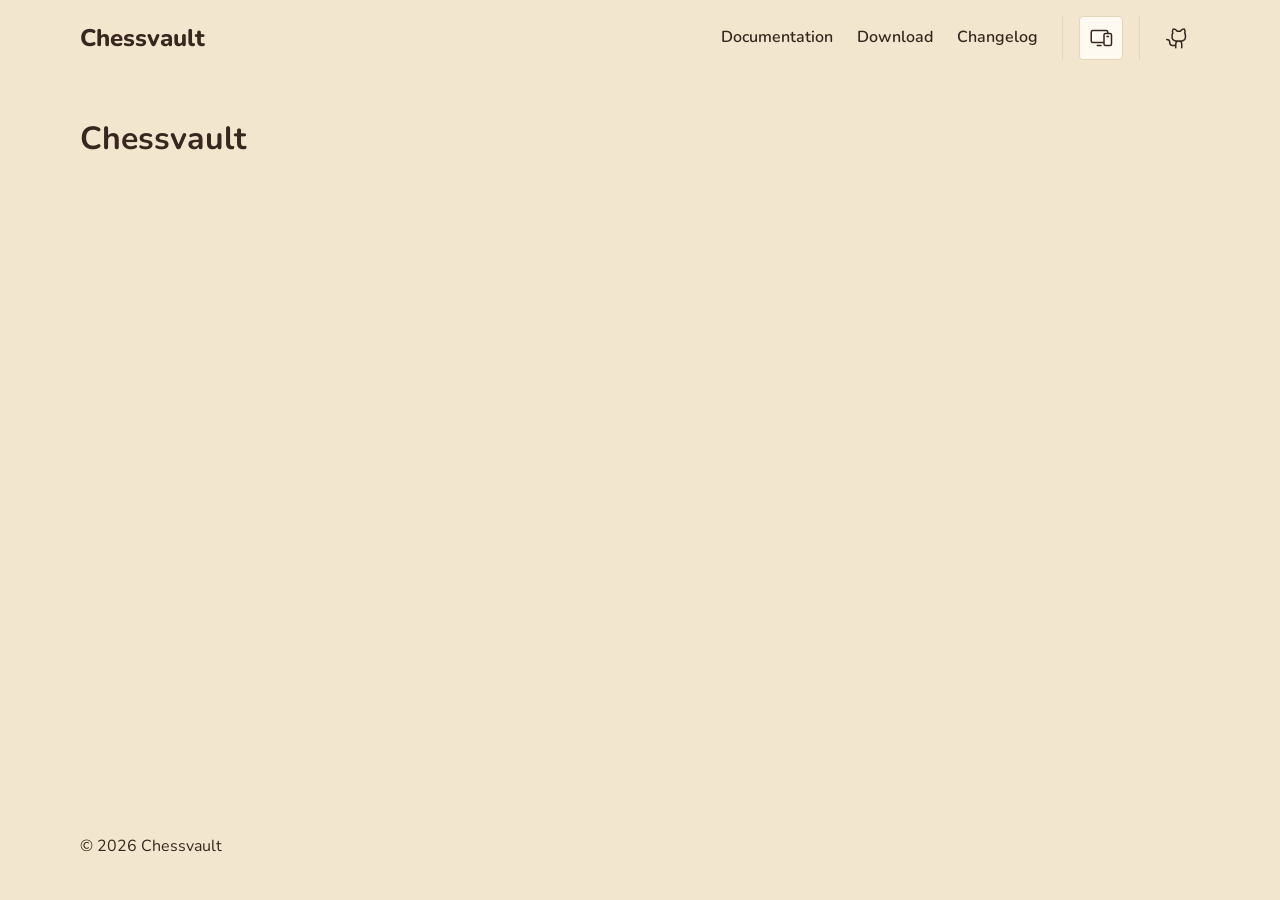
<file: index.html>
<!DOCTYPE html><html lang="en"><head><meta charset="utf-8"><link rel="icon" type="image/svg+xml" href="/favicon.svg"><link rel="icon" href="/favicon.ico"><meta name="viewport" content="width=device-width"><meta name="generator" content="Astro v7.4.0"><title>Chessvault</title><script>
      (() => {
        const media = window.matchMedia("(prefers-color-scheme: dark)");
        let preference = "system";
        try {
          const saved = localStorage.getItem("chessvault-theme");
          if (["light", "dark", "system"].includes(saved)) preference = saved;
        } catch {
          // Theme switching still works when storage is unavailable.
        }

        const apply = () => {
          document.documentElement.dataset.theme =
            preference === "system" ? (media.matches ? "dark" : "light") : preference;
          document.documentElement.dataset.themePreference = preference;
        };

        apply();
        media.addEventListener("change", apply);
        document.addEventListener("theme-change", (event) => {
          if (!["light", "dark", "system"].includes(event.detail)) return;
          preference = event.detail;
          try {
            localStorage.setItem("chessvault-theme", preference);
          } catch {
            // Keep the preference for this page even if it cannot be saved.
          }
          apply();
        });
      })();
    </script><link rel="stylesheet" href="/_astro/Layout.Dpc6YVGi.css"></head><body><header data-astro-cid-nen7h5rs><nav aria-label="Main navigation" data-astro-cid-nen7h5rs><a class="brand" href="/" data-astro-cid-nen7h5rs>Chessvault</a><div class="header-actions" data-astro-cid-nen7h5rs><a class="nav-button" href="/docs/" data-astro-cid-nen7h5rs>Documentation</a><a class="nav-button" href="/download/" data-astro-cid-nen7h5rs>Download</a><a class="nav-button" href="/changelog/" data-astro-cid-nen7h5rs>Changelog</a><div role="separator" aria-orientation="vertical" class="separator vertical" data-astro-cid-xk2ga6w5></div><button id="theme-preference" type="button" aria-label="Theme: system. Switch to light theme" data-astro-cid-nen7h5rs><span class="theme-icon light" aria-hidden="true" data-astro-cid-nen7h5rs><svg xmlns="http://www.w3.org/2000/svg" viewBox="0 0 256 256" fill="currentColor"><path d="M120,40V16a8,8,0,0,1,16,0V40a8,8,0,0,1-16,0Zm72,88a64,64,0,1,1-64-64A64.07,64.07,0,0,1,192,128Zm-16,0a48,48,0,1,0-48,48A48.05,48.05,0,0,0,176,128ZM58.34,69.66A8,8,0,0,0,69.66,58.34l-16-16A8,8,0,0,0,42.34,53.66Zm0,116.68-16,16a8,8,0,0,0,11.32,11.32l16-16a8,8,0,0,0-11.32-11.32ZM192,72a8,8,0,0,0,5.66-2.34l16-16a8,8,0,0,0-11.32-11.32l-16,16A8,8,0,0,0,192,72Zm5.66,114.34a8,8,0,0,0-11.32,11.32l16,16a8,8,0,0,0,11.32-11.32ZM48,128a8,8,0,0,0-8-8H16a8,8,0,0,0,0,16H40A8,8,0,0,0,48,128Zm80,80a8,8,0,0,0-8,8v24a8,8,0,0,0,16,0V216A8,8,0,0,0,128,208Zm112-88H216a8,8,0,0,0,0,16h24a8,8,0,0,0,0-16Z"/></svg></span><span class="theme-icon dark" aria-hidden="true" data-astro-cid-nen7h5rs><svg xmlns="http://www.w3.org/2000/svg" viewBox="0 0 256 256" fill="currentColor"><path d="M233.54,142.23a8,8,0,0,0-8-2,88.08,88.08,0,0,1-109.8-109.8,8,8,0,0,0-10-10,104.84,104.84,0,0,0-52.91,37A104,104,0,0,0,136,224a103.09,103.09,0,0,0,62.52-20.88,104.84,104.84,0,0,0,37-52.91A8,8,0,0,0,233.54,142.23ZM188.9,190.34A88,88,0,0,1,65.66,67.11a89,89,0,0,1,31.4-26A106,106,0,0,0,96,56,104.11,104.11,0,0,0,200,160a106,106,0,0,0,14.92-1.06A89,89,0,0,1,188.9,190.34Z"/></svg></span><span class="theme-icon system" aria-hidden="true" data-astro-cid-nen7h5rs><svg xmlns="http://www.w3.org/2000/svg" viewBox="0 0 256 256" fill="currentColor"><path d="M224,72H208V64a24,24,0,0,0-24-24H40A24,24,0,0,0,16,64v96a24,24,0,0,0,24,24H152v8a24,24,0,0,0,24,24h48a24,24,0,0,0,24-24V96A24,24,0,0,0,224,72ZM40,168a8,8,0,0,1-8-8V64a8,8,0,0,1,8-8H184a8,8,0,0,1,8,8v8H176a24,24,0,0,0-24,24v72Zm192,24a8,8,0,0,1-8,8H176a8,8,0,0,1-8-8V96a8,8,0,0,1,8-8h48a8,8,0,0,1,8,8Zm-96,16a8,8,0,0,1-8,8H88a8,8,0,0,1,0-16h40A8,8,0,0,1,136,208Zm80-96a8,8,0,0,1-8,8H192a8,8,0,0,1,0-16h16A8,8,0,0,1,216,112Z"/></svg></span></button><div role="separator" aria-orientation="vertical" class="separator vertical" data-astro-cid-xk2ga6w5></div><a class="github-link" href="https://github.com/chessvaultdotapp" aria-label="GitHub" title="GitHub" data-astro-cid-nen7h5rs><span aria-hidden="true" data-astro-cid-nen7h5rs><svg xmlns="http://www.w3.org/2000/svg" viewBox="0 0 256 256" fill="currentColor"><path d="M208.31,75.68A59.78,59.78,0,0,0,202.93,28,8,8,0,0,0,196,24a59.75,59.75,0,0,0-48,24H124A59.75,59.75,0,0,0,76,24a8,8,0,0,0-6.93,4,59.78,59.78,0,0,0-5.38,47.68A58.14,58.14,0,0,0,56,104v8a56.06,56.06,0,0,0,48.44,55.47A39.8,39.8,0,0,0,96,192v8H72a24,24,0,0,1-24-24A40,40,0,0,0,8,136a8,8,0,0,0,0,16,24,24,0,0,1,24,24,40,40,0,0,0,40,40H96v16a8,8,0,0,0,16,0V192a24,24,0,0,1,48,0v40a8,8,0,0,0,16,0V192a39.8,39.8,0,0,0-8.44-24.53A56.06,56.06,0,0,0,216,112v-8A58.14,58.14,0,0,0,208.31,75.68ZM200,112a40,40,0,0,1-40,40H112a40,40,0,0,1-40-40v-8a41.74,41.74,0,0,1,6.9-22.48A8,8,0,0,0,80,73.83a43.81,43.81,0,0,1,.79-33.58,43.88,43.88,0,0,1,32.32,20.06A8,8,0,0,0,119.82,64h32.35a8,8,0,0,0,6.74-3.69,43.87,43.87,0,0,1,32.32-20.06A43.81,43.81,0,0,1,192,73.83a8.09,8.09,0,0,0,1,7.65A41.72,41.72,0,0,1,200,104Z"/></svg></span></a></div></nav></header><script type="module">var e=document.querySelector(`header`),t=()=>e?.classList.toggle(`scrolled`,window.scrollY>0);t(),window.addEventListener(`scroll`,t,{passive:!0}),e&&new ResizeObserver(()=>{document.documentElement.style.setProperty(`--header-height`,`${e.getBoundingClientRect().height}px`)}).observe(e);var n=document.querySelector(`#theme-preference`),r=[`light`,`dark`,`system`];if(n){let e=()=>{let e=document.documentElement.dataset.themePreference??`system`,t=`Theme: ${e}. Switch to ${r[(r.indexOf(e)+1)%r.length]} theme`;n.setAttribute(`aria-label`,t),n.title=t};e(),n.addEventListener(`click`,()=>{let t=document.documentElement.dataset.themePreference??`system`,n=r[(r.indexOf(t)+1)%r.length];document.dispatchEvent(new CustomEvent(`theme-change`,{detail:n})),e()})}</script><main><h1>Chessvault</h1></main><footer data-astro-cid-jo6i4kqk><p data-astro-cid-jo6i4kqk>&copy; 2026 Chessvault</p></footer></body></html>
</file>
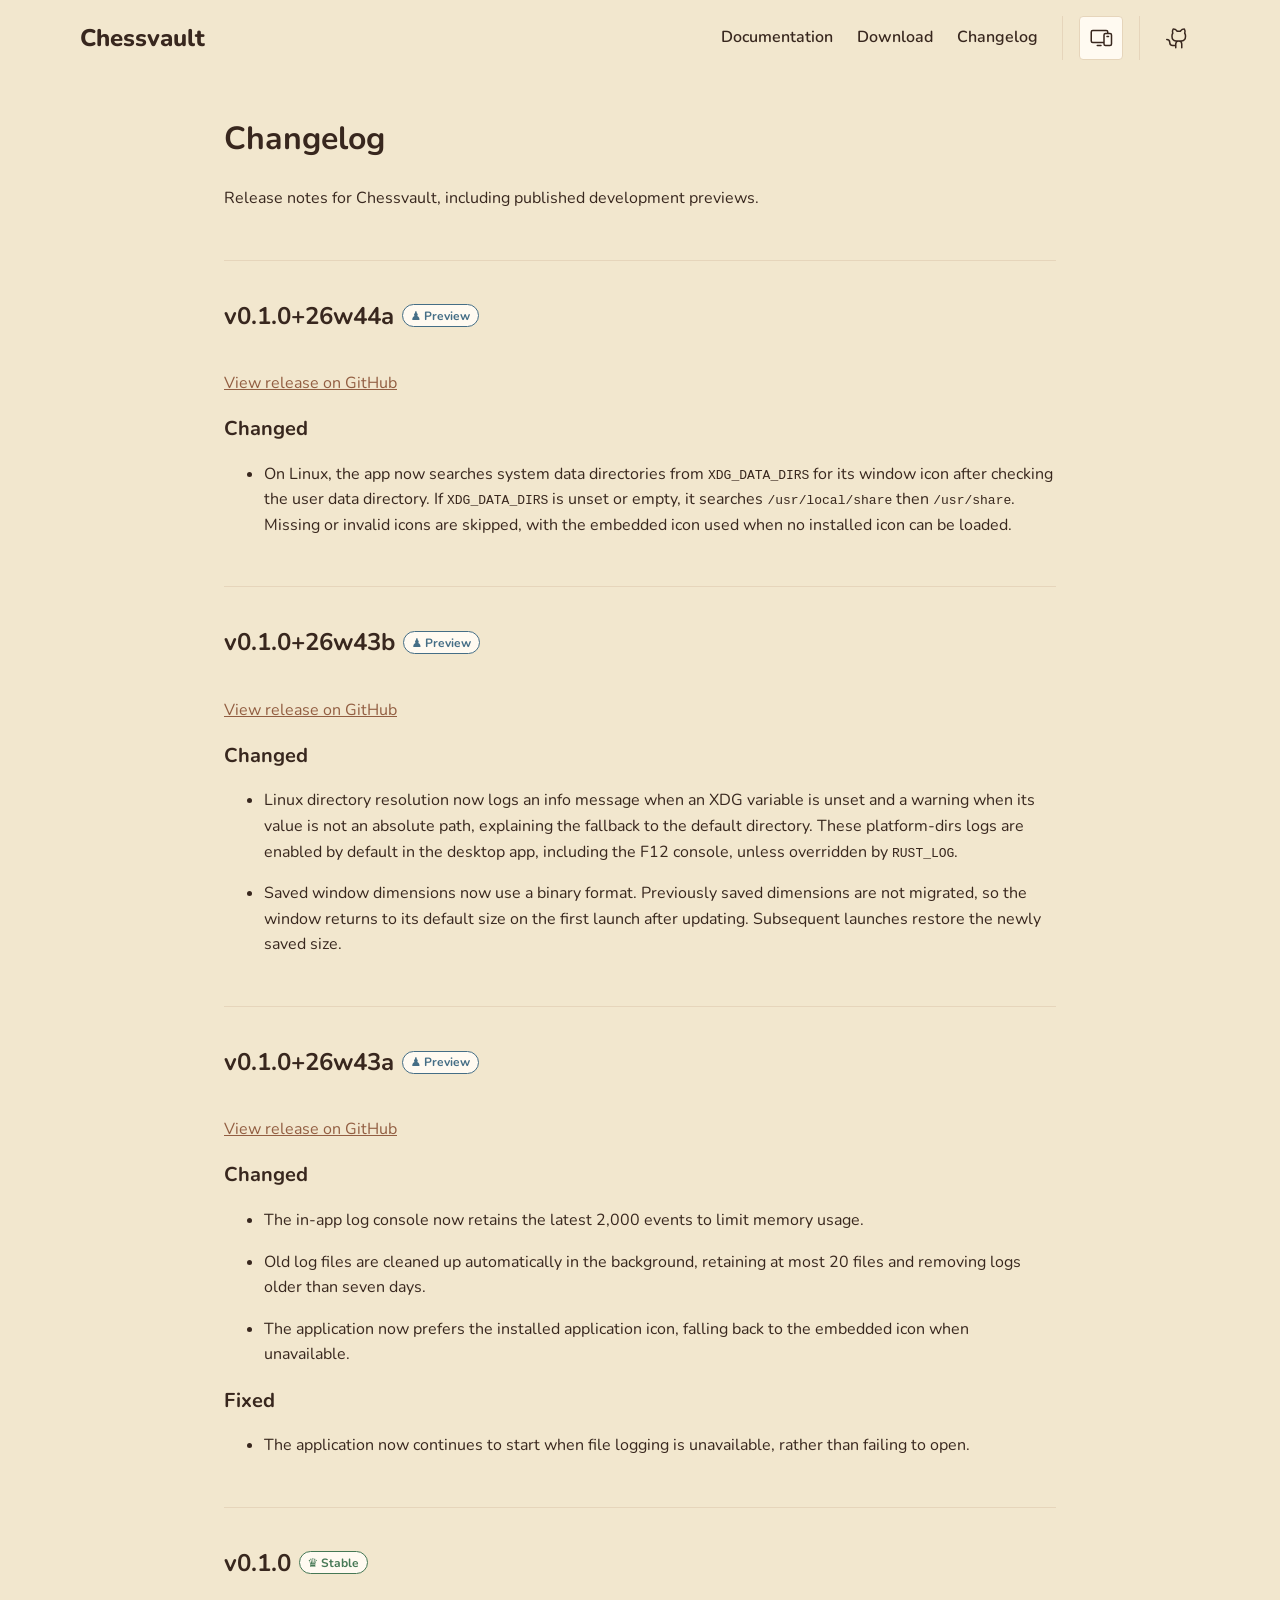
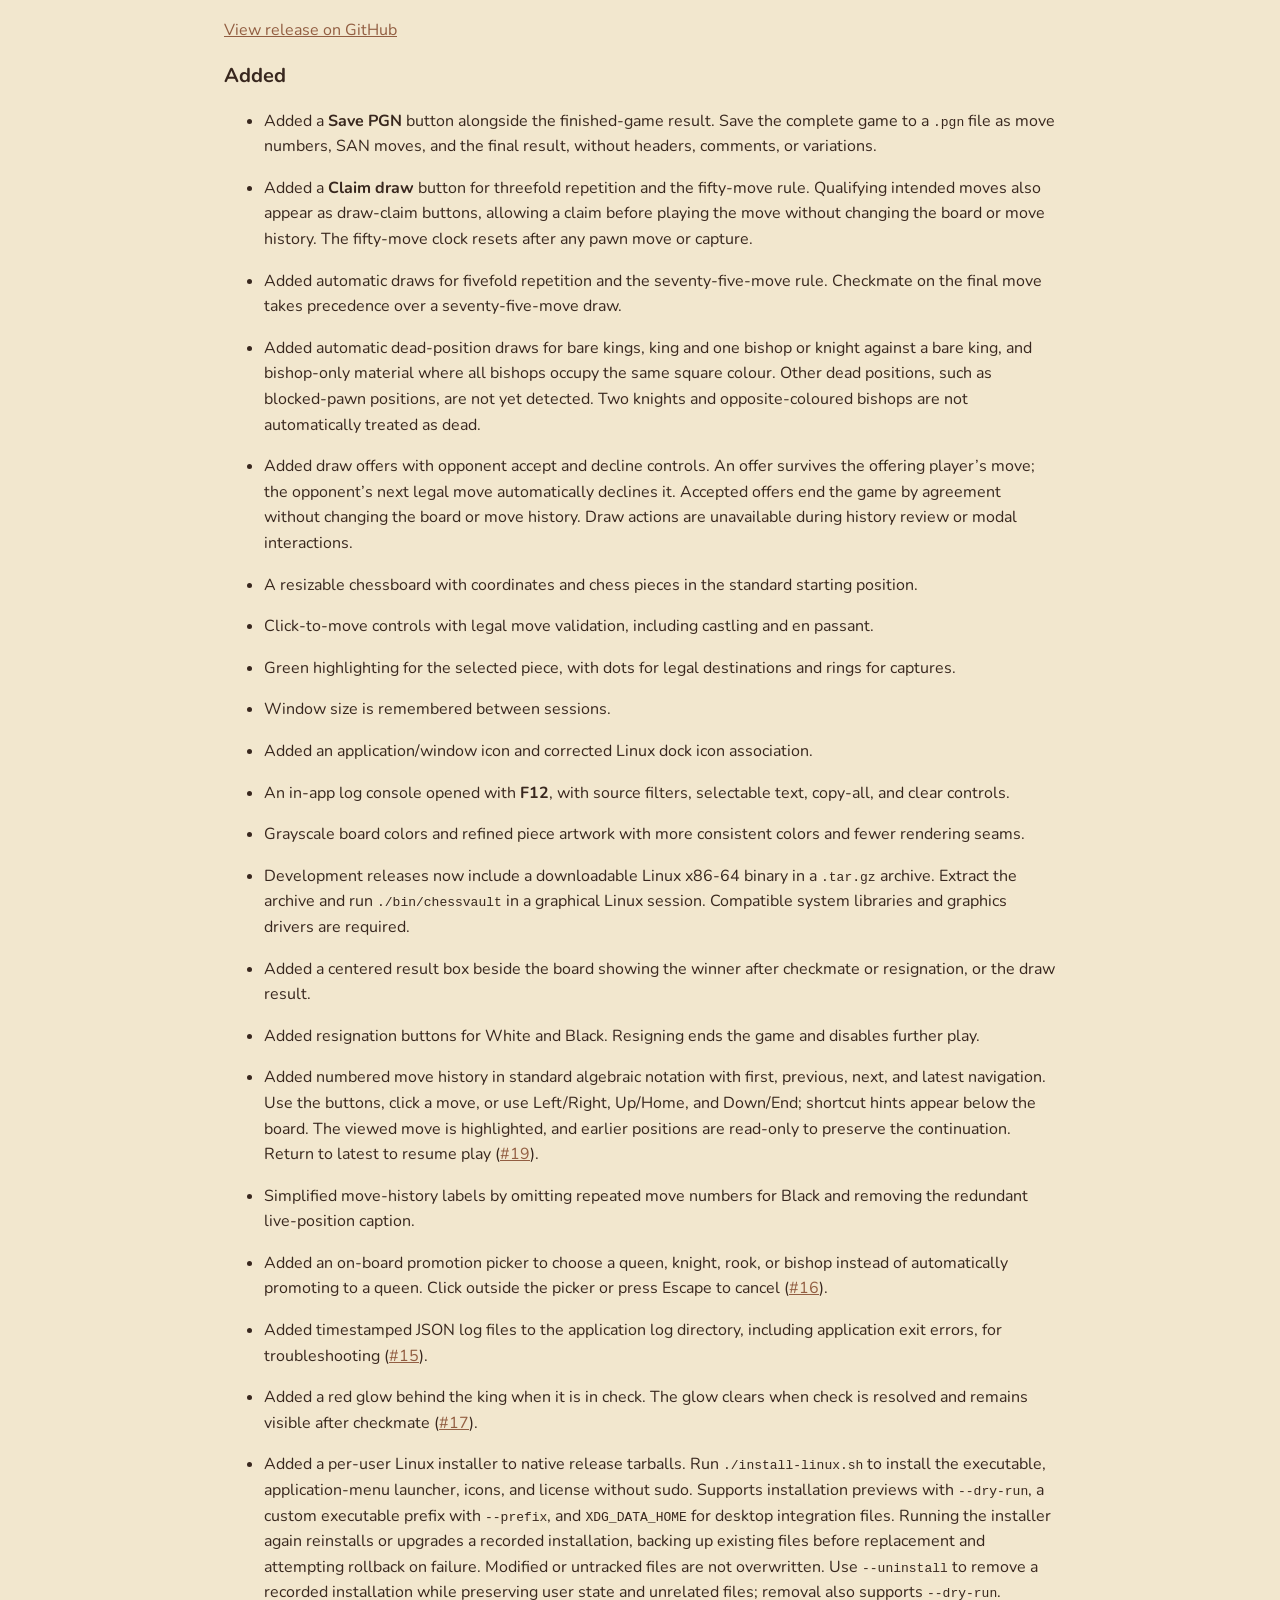
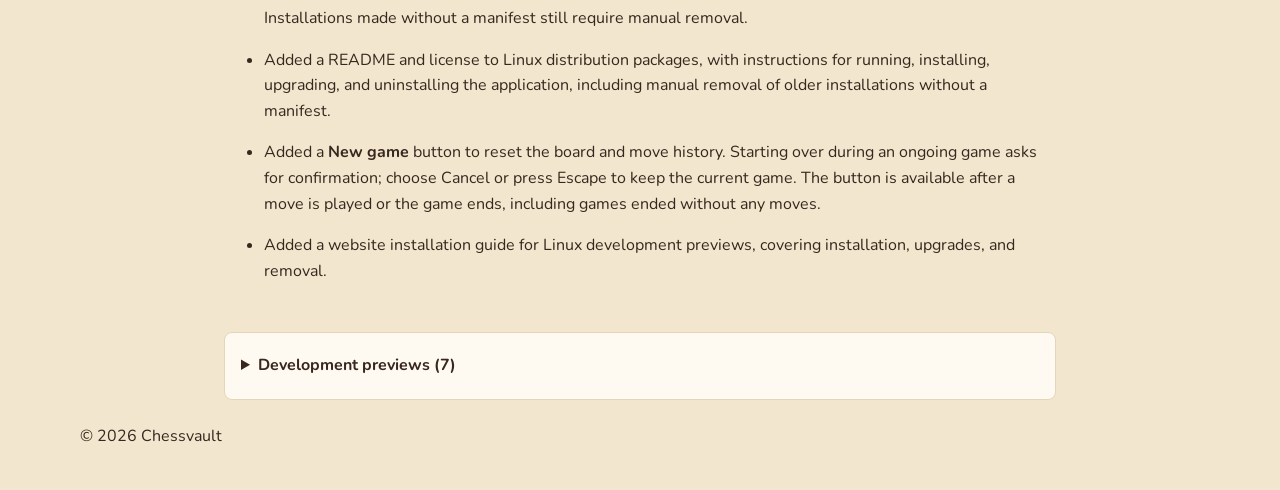
<file: changelog/index.html>
<!DOCTYPE html><html lang="en"><head><meta charset="utf-8"><link rel="icon" type="image/svg+xml" href="/favicon.svg"><link rel="icon" href="/favicon.ico"><meta name="viewport" content="width=device-width"><meta name="generator" content="Astro v7.4.0"><title>Changelog | Chessvault</title><script>
      (() => {
        const media = window.matchMedia("(prefers-color-scheme: dark)");
        let preference = "system";
        try {
          const saved = localStorage.getItem("chessvault-theme");
          if (["light", "dark", "system"].includes(saved)) preference = saved;
        } catch {
          // Theme switching still works when storage is unavailable.
        }

        const apply = () => {
          document.documentElement.dataset.theme =
            preference === "system" ? (media.matches ? "dark" : "light") : preference;
          document.documentElement.dataset.themePreference = preference;
        };

        apply();
        media.addEventListener("change", apply);
        document.addEventListener("theme-change", (event) => {
          if (!["light", "dark", "system"].includes(event.detail)) return;
          preference = event.detail;
          try {
            localStorage.setItem("chessvault-theme", preference);
          } catch {
            // Keep the preference for this page even if it cannot be saved.
          }
          apply();
        });
      })();
    </script><link rel="stylesheet" href="/_astro/Layout.Dpc6YVGi.css"><style>.badge[data-astro-cid-o3c3tdmk]{background:var(--color-surface-elevated);max-width:100%;color:var(--color-text-muted);vertical-align:middle;overflow-wrap:anywhere;border:1px solid;border-radius:999px;align-items:center;gap:.25em;padding:.125em .625em;font-size:.75rem;font-weight:700;line-height:1.5;display:inline-flex}.success[data-astro-cid-o3c3tdmk]{color:var(--color-success)}.info[data-astro-cid-o3c3tdmk]{color:var(--color-info)}.warning[data-astro-cid-o3c3tdmk]{color:var(--color-warning)}.danger[data-astro-cid-o3c3tdmk]{color:var(--color-danger)}.release-heading[data-astro-cid-q54hnila]{flex-wrap:wrap;align-items:center;gap:.5rem;display:flex}article[data-astro-cid-q54hnila]{border-top:1px solid var(--color-border);margin-block:3rem;padding-top:1rem;scroll-margin-top:1rem}.release-notes[data-astro-cid-q54hnila] h2{font-size:1.25rem}.release-notes[data-astro-cid-q54hnila] li{margin-block:.5rem}.release-notes[data-astro-cid-q54hnila] pre{padding:1rem;overflow-x:auto}.release-notes[data-astro-cid-q54hnila] img{max-width:100%}.changelog[data-astro-cid-l7qxtvnw]{overflow-wrap:anywhere;width:100%;max-width:52rem;margin-inline:auto}summary[data-astro-cid-l7qxtvnw]{cursor:pointer;padding-block:.5rem;font-weight:700}#historical-previews[data-astro-cid-l7qxtvnw]{background:var(--color-surface-elevated);border:1px solid var(--color-border);border-radius:.5rem;padding:.75rem 1rem}
</style></head><body><header data-astro-cid-nen7h5rs><nav aria-label="Main navigation" data-astro-cid-nen7h5rs><a class="brand" href="/" data-astro-cid-nen7h5rs>Chessvault</a><div class="header-actions" data-astro-cid-nen7h5rs><a class="nav-button" href="/docs/" data-astro-cid-nen7h5rs>Documentation</a><a class="nav-button" href="/download/" data-astro-cid-nen7h5rs>Download</a><a class="nav-button" href="/changelog/" data-astro-cid-nen7h5rs>Changelog</a><div role="separator" aria-orientation="vertical" class="separator vertical" data-astro-cid-xk2ga6w5></div><button id="theme-preference" type="button" aria-label="Theme: system. Switch to light theme" data-astro-cid-nen7h5rs><span class="theme-icon light" aria-hidden="true" data-astro-cid-nen7h5rs><svg xmlns="http://www.w3.org/2000/svg" viewBox="0 0 256 256" fill="currentColor"><path d="M120,40V16a8,8,0,0,1,16,0V40a8,8,0,0,1-16,0Zm72,88a64,64,0,1,1-64-64A64.07,64.07,0,0,1,192,128Zm-16,0a48,48,0,1,0-48,48A48.05,48.05,0,0,0,176,128ZM58.34,69.66A8,8,0,0,0,69.66,58.34l-16-16A8,8,0,0,0,42.34,53.66Zm0,116.68-16,16a8,8,0,0,0,11.32,11.32l16-16a8,8,0,0,0-11.32-11.32ZM192,72a8,8,0,0,0,5.66-2.34l16-16a8,8,0,0,0-11.32-11.32l-16,16A8,8,0,0,0,192,72Zm5.66,114.34a8,8,0,0,0-11.32,11.32l16,16a8,8,0,0,0,11.32-11.32ZM48,128a8,8,0,0,0-8-8H16a8,8,0,0,0,0,16H40A8,8,0,0,0,48,128Zm80,80a8,8,0,0,0-8,8v24a8,8,0,0,0,16,0V216A8,8,0,0,0,128,208Zm112-88H216a8,8,0,0,0,0,16h24a8,8,0,0,0,0-16Z"/></svg></span><span class="theme-icon dark" aria-hidden="true" data-astro-cid-nen7h5rs><svg xmlns="http://www.w3.org/2000/svg" viewBox="0 0 256 256" fill="currentColor"><path d="M233.54,142.23a8,8,0,0,0-8-2,88.08,88.08,0,0,1-109.8-109.8,8,8,0,0,0-10-10,104.84,104.84,0,0,0-52.91,37A104,104,0,0,0,136,224a103.09,103.09,0,0,0,62.52-20.88,104.84,104.84,0,0,0,37-52.91A8,8,0,0,0,233.54,142.23ZM188.9,190.34A88,88,0,0,1,65.66,67.11a89,89,0,0,1,31.4-26A106,106,0,0,0,96,56,104.11,104.11,0,0,0,200,160a106,106,0,0,0,14.92-1.06A89,89,0,0,1,188.9,190.34Z"/></svg></span><span class="theme-icon system" aria-hidden="true" data-astro-cid-nen7h5rs><svg xmlns="http://www.w3.org/2000/svg" viewBox="0 0 256 256" fill="currentColor"><path d="M224,72H208V64a24,24,0,0,0-24-24H40A24,24,0,0,0,16,64v96a24,24,0,0,0,24,24H152v8a24,24,0,0,0,24,24h48a24,24,0,0,0,24-24V96A24,24,0,0,0,224,72ZM40,168a8,8,0,0,1-8-8V64a8,8,0,0,1,8-8H184a8,8,0,0,1,8,8v8H176a24,24,0,0,0-24,24v72Zm192,24a8,8,0,0,1-8,8H176a8,8,0,0,1-8-8V96a8,8,0,0,1,8-8h48a8,8,0,0,1,8,8Zm-96,16a8,8,0,0,1-8,8H88a8,8,0,0,1,0-16h40A8,8,0,0,1,136,208Zm80-96a8,8,0,0,1-8,8H192a8,8,0,0,1,0-16h16A8,8,0,0,1,216,112Z"/></svg></span></button><div role="separator" aria-orientation="vertical" class="separator vertical" data-astro-cid-xk2ga6w5></div><a class="github-link" href="https://github.com/chessvaultdotapp" aria-label="GitHub" title="GitHub" data-astro-cid-nen7h5rs><span aria-hidden="true" data-astro-cid-nen7h5rs><svg xmlns="http://www.w3.org/2000/svg" viewBox="0 0 256 256" fill="currentColor"><path d="M208.31,75.68A59.78,59.78,0,0,0,202.93,28,8,8,0,0,0,196,24a59.75,59.75,0,0,0-48,24H124A59.75,59.75,0,0,0,76,24a8,8,0,0,0-6.93,4,59.78,59.78,0,0,0-5.38,47.68A58.14,58.14,0,0,0,56,104v8a56.06,56.06,0,0,0,48.44,55.47A39.8,39.8,0,0,0,96,192v8H72a24,24,0,0,1-24-24A40,40,0,0,0,8,136a8,8,0,0,0,0,16,24,24,0,0,1,24,24,40,40,0,0,0,40,40H96v16a8,8,0,0,0,16,0V192a24,24,0,0,1,48,0v40a8,8,0,0,0,16,0V192a39.8,39.8,0,0,0-8.44-24.53A56.06,56.06,0,0,0,216,112v-8A58.14,58.14,0,0,0,208.31,75.68ZM200,112a40,40,0,0,1-40,40H112a40,40,0,0,1-40-40v-8a41.74,41.74,0,0,1,6.9-22.48A8,8,0,0,0,80,73.83a43.81,43.81,0,0,1,.79-33.58,43.88,43.88,0,0,1,32.32,20.06A8,8,0,0,0,119.82,64h32.35a8,8,0,0,0,6.74-3.69,43.87,43.87,0,0,1,32.32-20.06A43.81,43.81,0,0,1,192,73.83a8.09,8.09,0,0,0,1,7.65A41.72,41.72,0,0,1,200,104Z"/></svg></span></a></div></nav></header><script type="module">var e=document.querySelector(`header`),t=()=>e?.classList.toggle(`scrolled`,window.scrollY>0);t(),window.addEventListener(`scroll`,t,{passive:!0}),e&&new ResizeObserver(()=>{document.documentElement.style.setProperty(`--header-height`,`${e.getBoundingClientRect().height}px`)}).observe(e);var n=document.querySelector(`#theme-preference`),r=[`light`,`dark`,`system`];if(n){let e=()=>{let e=document.documentElement.dataset.themePreference??`system`,t=`Theme: ${e}. Switch to ${r[(r.indexOf(e)+1)%r.length]} theme`;n.setAttribute(`aria-label`,t),n.title=t};e(),n.addEventListener(`click`,()=>{let t=document.documentElement.dataset.themePreference??`system`,n=r[(r.indexOf(t)+1)%r.length];document.dispatchEvent(new CustomEvent(`theme-change`,{detail:n})),e()})}</script><main><div class="changelog" data-astro-cid-l7qxtvnw><h1 data-astro-cid-l7qxtvnw>Changelog</h1><p data-astro-cid-l7qxtvnw>Release notes for Chessvault, including published development previews.</p><article id="v0.1.0+26w44a" data-astro-cid-q54hnila><div class="release-heading" data-astro-cid-q54hnila><h2 data-astro-cid-q54hnila>v0.1.0+26w44a</h2><span class="badge info" data-astro-cid-o3c3tdmk><span aria-hidden="true" data-astro-cid-q54hnila>♟︎</span>Preview</span></div><p data-astro-cid-q54hnila><a href="https://github.com/chessvaultdotapp/chessvault/releases/tag/v0.1.0%2B26w44a" data-astro-cid-q54hnila>View release on GitHub</a></p><div class="release-notes" data-astro-cid-q54hnila><h2 id="changed">Changed</h2>
<ul>
<li>On Linux, the app now searches system data directories from <code>XDG_DATA_DIRS</code> for its window icon after checking
the user data directory. If <code>XDG_DATA_DIRS</code> is unset or empty, it searches <code>/usr/local/share</code> then <code>/usr/share</code>.
Missing or invalid icons are skipped, with the embedded icon used when no installed icon can be loaded.</li>
</ul></div></article><article id="v0.1.0+26w43b" data-astro-cid-q54hnila><div class="release-heading" data-astro-cid-q54hnila><h2 data-astro-cid-q54hnila>v0.1.0+26w43b</h2><span class="badge info" data-astro-cid-o3c3tdmk><span aria-hidden="true" data-astro-cid-q54hnila>♟︎</span>Preview</span></div><p data-astro-cid-q54hnila><a href="https://github.com/chessvaultdotapp/chessvault/releases/tag/v0.1.0%2B26w43b" data-astro-cid-q54hnila>View release on GitHub</a></p><div class="release-notes" data-astro-cid-q54hnila><h2 id="changed">Changed</h2>
<ul>
<li>
<p>Linux directory resolution now logs an info message when an XDG variable is unset and a warning when its value
is not an absolute path, explaining the fallback to the default directory. These platform-dirs logs are enabled
by default in the desktop app, including the F12 console, unless overridden by <code>RUST_LOG</code>.</p>
</li>
<li>
<p>Saved window dimensions now use a binary format. Previously saved dimensions are not migrated, so the window
returns to its default size on the first launch after updating. Subsequent launches restore the newly saved size.</p>
</li>
</ul></div></article><article id="v0.1.0+26w43a" data-astro-cid-q54hnila><div class="release-heading" data-astro-cid-q54hnila><h2 data-astro-cid-q54hnila>v0.1.0+26w43a</h2><span class="badge info" data-astro-cid-o3c3tdmk><span aria-hidden="true" data-astro-cid-q54hnila>♟︎</span>Preview</span></div><p data-astro-cid-q54hnila><a href="https://github.com/chessvaultdotapp/chessvault/releases/tag/v0.1.0%2B26w43a" data-astro-cid-q54hnila>View release on GitHub</a></p><div class="release-notes" data-astro-cid-q54hnila><h2 id="changed">Changed</h2>
<ul>
<li>
<p>The in-app log console now retains the latest 2,000 events to limit memory usage.</p>
</li>
<li>
<p>Old log files are cleaned up automatically in the background, retaining at most 20 files and removing logs older
than seven days.</p>
</li>
<li>
<p>The application now prefers the installed application icon, falling back to the embedded icon when unavailable.</p>
</li>
</ul>
<h2 id="fixed">Fixed</h2>
<ul>
<li>The application now continues to start when file logging is unavailable, rather than failing to open.</li>
</ul></div></article><article id="v0.1.0" data-astro-cid-q54hnila><div class="release-heading" data-astro-cid-q54hnila><h2 data-astro-cid-q54hnila>v0.1.0</h2><span class="badge success" data-astro-cid-o3c3tdmk><span aria-hidden="true" data-astro-cid-q54hnila>♛︎</span>Stable</span></div><p data-astro-cid-q54hnila><a href="https://github.com/chessvaultdotapp/chessvault/releases/tag/v0.1.0" data-astro-cid-q54hnila>View release on GitHub</a></p><div class="release-notes" data-astro-cid-q54hnila><h2 id="added">Added</h2>
<ul>
<li>
<p>Added a <strong>Save PGN</strong> button alongside the finished-game result. Save the complete game to a <code>.pgn</code> file as
move numbers, SAN moves, and the final result, without headers, comments, or variations.</p>
</li>
<li>
<p>Added a <strong>Claim draw</strong> button for threefold repetition and the fifty-move rule. Qualifying intended moves also
appear as draw-claim buttons, allowing a claim before playing the move without changing the board or move history.
The fifty-move clock resets after any pawn move or capture.</p>
</li>
<li>
<p>Added automatic draws for fivefold repetition and the seventy-five-move rule. Checkmate on the final move takes
precedence over a seventy-five-move draw.</p>
</li>
<li>
<p>Added automatic dead-position draws for bare kings, king and one bishop or knight against a bare king, and
bishop-only material where all bishops occupy the same square colour. Other dead positions, such as blocked-pawn
positions, are not yet detected. Two knights and opposite-coloured bishops are not automatically treated as dead.</p>
</li>
<li>
<p>Added draw offers with opponent accept and decline controls. An offer survives the offering player’s move;
the opponent’s next legal move automatically declines it. Accepted offers end the game by agreement without
changing the board or move history. Draw actions are unavailable during history review or modal interactions.</p>
</li>
<li>
<p>A resizable chessboard with coordinates and chess pieces in the standard starting position.</p>
</li>
<li>
<p>Click-to-move controls with legal move validation, including castling and en passant.</p>
</li>
<li>
<p>Green highlighting for the selected piece, with dots for legal destinations and rings for captures.</p>
</li>
<li>
<p>Window size is remembered between sessions.</p>
</li>
<li>
<p>Added an application/window icon and corrected Linux dock icon association.</p>
</li>
<li>
<p>An in-app log console opened with <strong>F12</strong>, with source filters, selectable text, copy-all, and clear controls.</p>
</li>
<li>
<p>Grayscale board colors and refined piece artwork with more consistent colors and fewer rendering seams.</p>
</li>
<li>
<p>Development releases now include a downloadable Linux x86-64 binary in a <code>.tar.gz</code> archive.
Extract the archive and run <code>./bin/chessvault</code> in a graphical Linux session.
Compatible system libraries and graphics drivers are required.</p>
</li>
<li>
<p>Added a centered result box beside the board showing the winner after checkmate or resignation, or the draw result.</p>
</li>
<li>
<p>Added resignation buttons for White and Black. Resigning ends the game and disables further play.</p>
</li>
<li>
<p>Added numbered move history in standard algebraic notation with first, previous, next, and latest navigation.
Use the buttons, click a move, or use Left/Right, Up/Home, and Down/End; shortcut hints appear below the board.
The viewed move is highlighted, and earlier positions are read-only to preserve the continuation. Return to latest
to resume play (<a href="https://github.com/chessvaultdotapp/chessvault/issues/19">#19</a>).</p>
</li>
<li>
<p>Simplified move-history labels by omitting repeated move numbers for Black and removing the redundant live-position
caption.</p>
</li>
<li>
<p>Added an on-board promotion picker to choose a queen, knight, rook, or bishop instead of automatically promoting
to a queen. Click outside the picker or press Escape to cancel
(<a href="https://github.com/chessvaultdotapp/chessvault/issues/16">#16</a>).</p>
</li>
<li>
<p>Added timestamped JSON log files to the application log directory, including application exit errors, for
troubleshooting (<a href="https://github.com/chessvaultdotapp/chessvault/issues/15">#15</a>).</p>
</li>
<li>
<p>Added a red glow behind the king when it is in check. The glow clears when check is resolved and remains visible
after checkmate (<a href="https://github.com/chessvaultdotapp/chessvault/issues/17">#17</a>).</p>
</li>
<li>
<p>Added a per-user Linux installer to native release tarballs. Run <code>./install-linux.sh</code> to install the executable,
application-menu launcher, icons, and license without sudo. Supports installation previews with <code>--dry-run</code>,
a custom executable prefix with <code>--prefix</code>, and <code>XDG_DATA_HOME</code> for desktop integration files.
Running the installer again reinstalls or upgrades a recorded installation, backing up existing files before
replacement and attempting rollback on failure. Modified or untracked files are not overwritten.
Use <code>--uninstall</code> to remove a recorded installation while preserving user state and unrelated files;
removal also supports <code>--dry-run</code>. Installations made without a manifest still require manual removal.</p>
</li>
<li>
<p>Added a README and license to Linux distribution packages, with instructions for running, installing, upgrading,
and uninstalling the application, including manual removal of older installations without a manifest.</p>
</li>
<li>
<p>Added a <strong>New game</strong> button to reset the board and move history. Starting over during an ongoing game asks for
confirmation; choose Cancel or press Escape to keep the current game. The button is available after a move is played
or the game ends, including games ended without any moves.</p>
</li>
<li>
<p>Added a website installation guide for Linux development previews, covering installation, upgrades, and removal.</p>
</li>
</ul></div></article><details id="historical-previews" data-astro-cid-l7qxtvnw><summary data-astro-cid-l7qxtvnw>Development previews (7)</summary><article id="v0.0.0+26w42b" data-astro-cid-q54hnila><div class="release-heading" data-astro-cid-q54hnila><h2 data-astro-cid-q54hnila>v0.0.0+26w42b</h2><span class="badge info" data-astro-cid-o3c3tdmk><span aria-hidden="true" data-astro-cid-q54hnila>♟︎</span>Preview</span></div><p data-astro-cid-q54hnila><a href="https://github.com/chessvaultdotapp/chessvault/releases/tag/v0.0.0%2B26w42b" data-astro-cid-q54hnila>View release on GitHub</a></p><div class="release-notes" data-astro-cid-q54hnila><h2 id="added">Added</h2>
<ul>
<li>
<p>Added a <strong>New game</strong> button to reset the board and move history. Starting over during an ongoing game asks for
confirmation; choose Cancel or press Escape to keep the current game. The button is disabled until a move is played.</p>
</li>
<li>
<p>Added a website installation guide for Linux development previews, covering installation, upgrades, and removal.</p>
</li>
</ul>
<h2 id="changed">Changed</h2>
<ul>
<li>Updated the website download page to distinguish stable releases from development previews and show download
availability for each platform.</li>
</ul></div></article><article id="v0.0.0+26w42a" data-astro-cid-q54hnila><div class="release-heading" data-astro-cid-q54hnila><h2 data-astro-cid-q54hnila>v0.0.0+26w42a</h2><span class="badge info" data-astro-cid-o3c3tdmk><span aria-hidden="true" data-astro-cid-q54hnila>♟︎</span>Preview</span></div><p data-astro-cid-q54hnila><a href="https://github.com/chessvaultdotapp/chessvault/releases/tag/v0.0.0%2B26w42a" data-astro-cid-q54hnila>View release on GitHub</a></p><div class="release-notes" data-astro-cid-q54hnila><h2 id="added">Added</h2>
<ul>
<li>
<p>Added a per-user Linux installer to native release tarballs. Run <code>./install-linux.sh</code> to install the executable,
application-menu launcher, icons, and license without sudo. Supports installation previews with <code>--dry-run</code>,
a custom executable prefix with <code>--prefix</code>, and <code>XDG_DATA_HOME</code> for desktop integration files.
Running the installer again reinstalls or upgrades a recorded installation, backing up existing files before
replacement and attempting rollback on failure. Modified or untracked files are not overwritten.
Use <code>--uninstall</code> to remove a recorded installation while preserving user state and unrelated files;
removal also supports <code>--dry-run</code>. Installations made without a manifest still require manual removal.</p>
</li>
<li>
<p>Added a README and license to Linux distribution packages, with instructions for running, installing, upgrading,
and uninstalling the application, including manual removal of older installations without a manifest.</p>
</li>
</ul></div></article><article id="v0.0.0+26w41c" data-astro-cid-q54hnila><div class="release-heading" data-astro-cid-q54hnila><h2 data-astro-cid-q54hnila>v0.0.0+26w41c</h2><span class="badge info" data-astro-cid-o3c3tdmk><span aria-hidden="true" data-astro-cid-q54hnila>♟︎</span>Preview</span></div><p data-astro-cid-q54hnila><a href="https://github.com/chessvaultdotapp/chessvault/releases/tag/v0.0.0%2B26w41c" data-astro-cid-q54hnila>View release on GitHub</a></p><div class="release-notes" data-astro-cid-q54hnila><h2 id="added">Added</h2>
<ul>
<li>
<p>Added numbered move history in standard algebraic notation with first, previous, next, and latest navigation.
Use the buttons, click a move, or use Left/Right, Up/Home, and Down/End; shortcut hints appear below the board.
The viewed move is highlighted, and earlier positions are read-only to preserve the continuation. Return to latest
to resume play (<a href="https://github.com/chessvaultdotapp/chessvault/issues/19">#19</a>).</p>
</li>
<li>
<p>Added an on-board promotion picker to choose a queen, knight, rook, or bishop instead of automatically promoting
to a queen. Click outside the picker or press Escape to cancel
(<a href="https://github.com/chessvaultdotapp/chessvault/issues/16">#16</a>).</p>
</li>
<li>
<p>Added timestamped JSON log files to the application log directory, including application exit errors, for
troubleshooting (<a href="https://github.com/chessvaultdotapp/chessvault/issues/15">#15</a>).</p>
</li>
<li>
<p>Added a red glow behind the king when it is in check. The glow clears when check is resolved and remains visible
after checkmate (<a href="https://github.com/chessvaultdotapp/chessvault/issues/17">#17</a>).</p>
</li>
</ul></div></article><article id="v0.0.0+26w41b" data-astro-cid-q54hnila><div class="release-heading" data-astro-cid-q54hnila><h2 data-astro-cid-q54hnila>v0.0.0+26w41b</h2><span class="badge info" data-astro-cid-o3c3tdmk><span aria-hidden="true" data-astro-cid-q54hnila>♟︎</span>Preview</span></div><p data-astro-cid-q54hnila><a href="https://github.com/chessvaultdotapp/chessvault/releases/tag/v0.0.0%2B26w41b" data-astro-cid-q54hnila>View release on GitHub</a></p><div class="release-notes" data-astro-cid-q54hnila><h2 id="added">Added</h2>
<ul>
<li>Added a centered result box beside the board showing the winner after checkmate or resignation, and a draw for
stalemate. Other draw rules are not yet adjudicated.</li>
<li>Added resignation buttons for White and Black. Resigning ends the game and disables further play.</li>
</ul>
<h2 id="fixed">Fixed</h2>
<ul>
<li>Fixed the missing ChessVault icon in the COSMIC dock on Linux (<a href="https://github.com/chessvaultdotapp/chessvault/issues/11">#11</a>).</li>
</ul></div></article><article id="v0.0.0+26w41a" data-astro-cid-q54hnila><div class="release-heading" data-astro-cid-q54hnila><h2 data-astro-cid-q54hnila>v0.0.0+26w41a</h2><span class="badge info" data-astro-cid-o3c3tdmk><span aria-hidden="true" data-astro-cid-q54hnila>♟︎</span>Preview</span></div><p data-astro-cid-q54hnila><a href="https://github.com/chessvaultdotapp/chessvault/releases/tag/v0.0.0%2B26w41a" data-astro-cid-q54hnila>View release on GitHub</a></p><div class="release-notes" data-astro-cid-q54hnila><h2 id="fixed">Fixed</h2>
<ul>
<li>Linux tarball releases now include a <code>.desktop</code> launcher and application icons in scalable SVG and
256×256 PNG formats for desktop integration. AppImage releases now include both icon formats as well.</li>
</ul></div></article><article id="v0.0.0+26w40b" data-astro-cid-q54hnila><div class="release-heading" data-astro-cid-q54hnila><h2 data-astro-cid-q54hnila>v0.0.0+26w40b</h2><span class="badge info" data-astro-cid-o3c3tdmk><span aria-hidden="true" data-astro-cid-q54hnila>♟︎</span>Preview</span></div><p data-astro-cid-q54hnila><a href="https://github.com/chessvaultdotapp/chessvault/releases/tag/v0.0.0%2B26w40b" data-astro-cid-q54hnila>View release on GitHub</a></p><div class="release-notes" data-astro-cid-q54hnila><h2 id="added">Added</h2>
<ul>
<li>Development releases now include a downloadable Linux x86-64 binary in a <code>.tar.gz</code> archive.
Extract the archive and run <code>./bin/chessvault</code> in a graphical Linux session.
Compatible system libraries and graphics drivers are required.</li>
</ul></div></article><article id="v0.0.0+26w40a" data-astro-cid-q54hnila><div class="release-heading" data-astro-cid-q54hnila><h2 data-astro-cid-q54hnila>v0.0.0+26w40a</h2><span class="badge info" data-astro-cid-o3c3tdmk><span aria-hidden="true" data-astro-cid-q54hnila>♟︎</span>Preview</span></div><p data-astro-cid-q54hnila><a href="https://github.com/chessvaultdotapp/chessvault/releases/tag/v0.0.0%2B26w40a" data-astro-cid-q54hnila>View release on GitHub</a></p><div class="release-notes" data-astro-cid-q54hnila><h2 id="added">Added</h2>
<ul>
<li>A resizable chessboard with coordinates and chess pieces in the standard starting position.</li>
<li>Click-to-move controls with legal move validation, including castling and en passant.
Pawns automatically promote to queens.</li>
<li>Green highlighting for the selected piece, with dots for legal destinations and rings for captures.</li>
<li>Window size is remembered between sessions.</li>
<li>An in-app log console opened with <strong>F12</strong>, with source filters, selectable text, copy-all, and clear controls.</li>
<li>Grayscale board colors and refined piece artwork with more consistent colors and fewer rendering seams.</li>
</ul></div></article></details></div></main><footer data-astro-cid-jo6i4kqk><p data-astro-cid-jo6i4kqk>&copy; 2026 Chessvault</p></footer></body></html><script type="module">var e=()=>{let e;try{e=decodeURIComponent(location.hash.slice(1))}catch{return}let t=document.getElementById(e),n=t?.closest(`details`);n&&t&&(n.open=!0,t.scrollIntoView())};window.addEventListener(`hashchange`,e),e();</script>
</file>
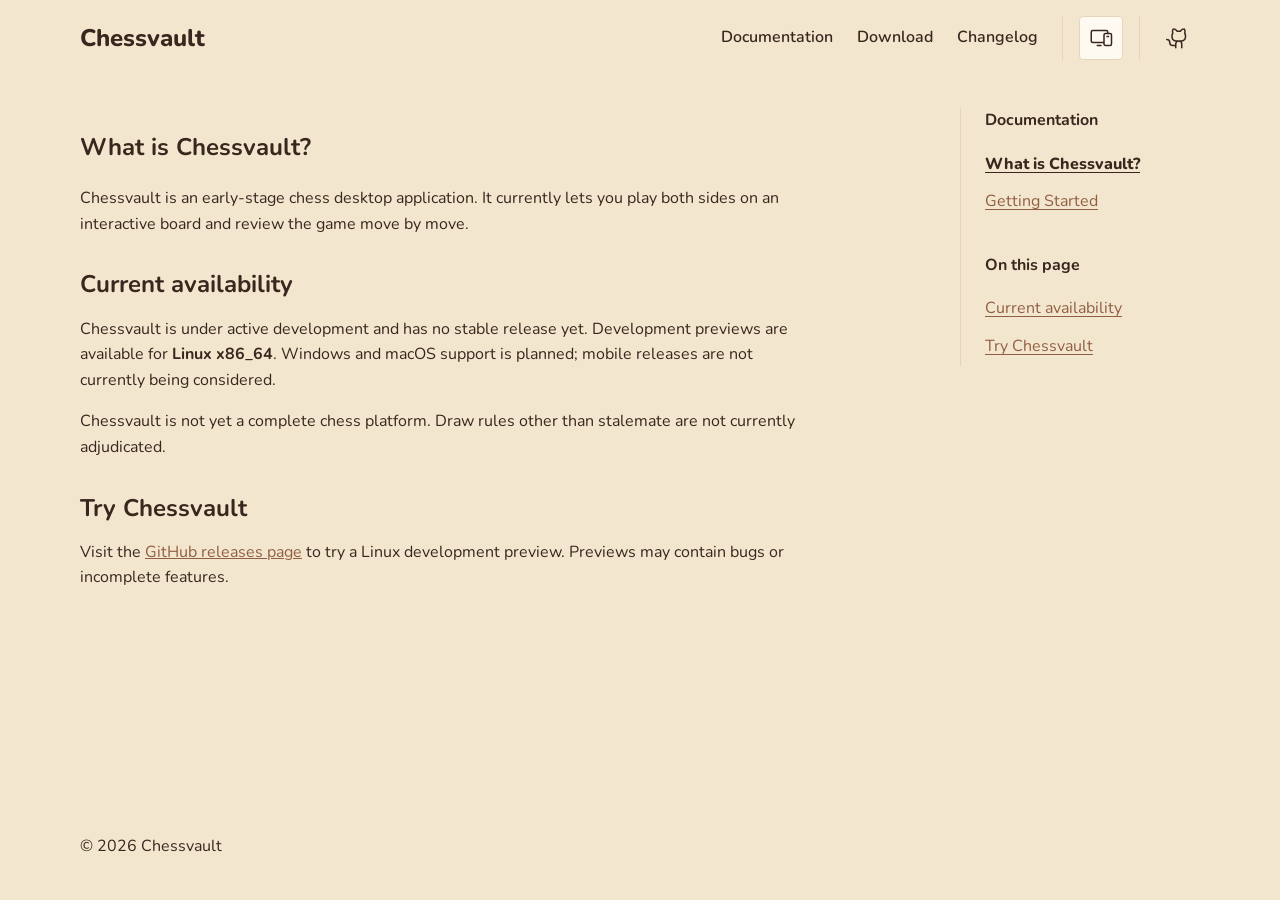
<file: docs/index.html>
<!DOCTYPE html><html lang="en"><head><meta charset="utf-8"><link rel="icon" type="image/svg+xml" href="/favicon.svg"><link rel="icon" href="/favicon.ico"><meta name="viewport" content="width=device-width"><meta name="generator" content="Astro v7.4.0"><title>What is Chessvault? — Chessvault</title><script>
      (() => {
        const media = window.matchMedia("(prefers-color-scheme: dark)");
        let preference = "system";
        try {
          const saved = localStorage.getItem("chessvault-theme");
          if (["light", "dark", "system"].includes(saved)) preference = saved;
        } catch {
          // Theme switching still works when storage is unavailable.
        }

        const apply = () => {
          document.documentElement.dataset.theme =
            preference === "system" ? (media.matches ? "dark" : "light") : preference;
          document.documentElement.dataset.themePreference = preference;
        };

        apply();
        media.addEventListener("change", apply);
        document.addEventListener("theme-change", (event) => {
          if (!["light", "dark", "system"].includes(event.detail)) return;
          preference = event.detail;
          try {
            localStorage.setItem("chessvault-theme", preference);
          } catch {
            // Keep the preference for this page even if it cannot be saved.
          }
          apply();
        });
      })();
    </script><link rel="stylesheet" href="/_astro/Layout.Dpc6YVGi.css"><style>.documentation-layout[data-astro-cid-augzp5zg]{grid-template-columns:minmax(0,1fr) 15rem;align-items:start;gap:3rem;display:grid}.sidebar[data-astro-cid-augzp5zg]{top:calc(var(--header-height,10rem) + 2rem);max-height:calc(100svh - var(--header-height,10rem) - 3rem);overflow-wrap:anywhere;border-inline-start:1px solid var(--color-border);margin-block:1rem 2rem;padding-inline-start:1.5rem;position:sticky;overflow-y:auto}.sidebar[data-astro-cid-augzp5zg] nav[data-astro-cid-augzp5zg]+nav[data-astro-cid-augzp5zg]{margin-top:2rem}.sidebar[data-astro-cid-augzp5zg] h2[data-astro-cid-augzp5zg]{margin:0 0 .75rem;font-size:1rem}.sidebar[data-astro-cid-augzp5zg] ul[data-astro-cid-augzp5zg]{margin:0;padding:0;list-style:none}.sidebar[data-astro-cid-augzp5zg] a[data-astro-cid-augzp5zg]{text-underline-offset:.2em;padding-block:.375rem;display:block}.sidebar[data-astro-cid-augzp5zg] a[data-astro-cid-augzp5zg][aria-current=page]{color:var(--color-text);font-weight:800}.nested[data-astro-cid-augzp5zg]{padding-inline-start:1rem}@media (width<=50rem){.documentation-layout[data-astro-cid-augzp5zg]{grid-template-columns:minmax(0,1fr);gap:0}.sidebar[data-astro-cid-augzp5zg]{grid-row:1;max-height:none;position:static}}.documentation[data-astro-cid-augzp5zg]{overflow-wrap:anywhere;max-width:72ch;padding-block:1rem 2rem}.documentation[data-astro-cid-augzp5zg] h2,.documentation[data-astro-cid-augzp5zg] h3{margin-block:2rem .75rem;line-height:1.3}.documentation[data-astro-cid-augzp5zg] img{max-width:100%;height:auto}.documentation[data-astro-cid-augzp5zg] pre{border:1px solid var(--color-border);border-radius:.25rem;padding:1rem;overflow-x:auto}.documentation[data-astro-cid-augzp5zg] blockquote{border-inline-start:3px solid var(--color-accent);margin-inline:0;padding-inline-start:1rem}
</style></head><body><header data-astro-cid-nen7h5rs><nav aria-label="Main navigation" data-astro-cid-nen7h5rs><a class="brand" href="/" data-astro-cid-nen7h5rs>Chessvault</a><div class="header-actions" data-astro-cid-nen7h5rs><a class="nav-button" href="/docs/" data-astro-cid-nen7h5rs>Documentation</a><a class="nav-button" href="/download/" data-astro-cid-nen7h5rs>Download</a><a class="nav-button" href="/changelog/" data-astro-cid-nen7h5rs>Changelog</a><div role="separator" aria-orientation="vertical" class="separator vertical" data-astro-cid-xk2ga6w5></div><button id="theme-preference" type="button" aria-label="Theme: system. Switch to light theme" data-astro-cid-nen7h5rs><span class="theme-icon light" aria-hidden="true" data-astro-cid-nen7h5rs><svg xmlns="http://www.w3.org/2000/svg" viewBox="0 0 256 256" fill="currentColor"><path d="M120,40V16a8,8,0,0,1,16,0V40a8,8,0,0,1-16,0Zm72,88a64,64,0,1,1-64-64A64.07,64.07,0,0,1,192,128Zm-16,0a48,48,0,1,0-48,48A48.05,48.05,0,0,0,176,128ZM58.34,69.66A8,8,0,0,0,69.66,58.34l-16-16A8,8,0,0,0,42.34,53.66Zm0,116.68-16,16a8,8,0,0,0,11.32,11.32l16-16a8,8,0,0,0-11.32-11.32ZM192,72a8,8,0,0,0,5.66-2.34l16-16a8,8,0,0,0-11.32-11.32l-16,16A8,8,0,0,0,192,72Zm5.66,114.34a8,8,0,0,0-11.32,11.32l16,16a8,8,0,0,0,11.32-11.32ZM48,128a8,8,0,0,0-8-8H16a8,8,0,0,0,0,16H40A8,8,0,0,0,48,128Zm80,80a8,8,0,0,0-8,8v24a8,8,0,0,0,16,0V216A8,8,0,0,0,128,208Zm112-88H216a8,8,0,0,0,0,16h24a8,8,0,0,0,0-16Z"/></svg></span><span class="theme-icon dark" aria-hidden="true" data-astro-cid-nen7h5rs><svg xmlns="http://www.w3.org/2000/svg" viewBox="0 0 256 256" fill="currentColor"><path d="M233.54,142.23a8,8,0,0,0-8-2,88.08,88.08,0,0,1-109.8-109.8,8,8,0,0,0-10-10,104.84,104.84,0,0,0-52.91,37A104,104,0,0,0,136,224a103.09,103.09,0,0,0,62.52-20.88,104.84,104.84,0,0,0,37-52.91A8,8,0,0,0,233.54,142.23ZM188.9,190.34A88,88,0,0,1,65.66,67.11a89,89,0,0,1,31.4-26A106,106,0,0,0,96,56,104.11,104.11,0,0,0,200,160a106,106,0,0,0,14.92-1.06A89,89,0,0,1,188.9,190.34Z"/></svg></span><span class="theme-icon system" aria-hidden="true" data-astro-cid-nen7h5rs><svg xmlns="http://www.w3.org/2000/svg" viewBox="0 0 256 256" fill="currentColor"><path d="M224,72H208V64a24,24,0,0,0-24-24H40A24,24,0,0,0,16,64v96a24,24,0,0,0,24,24H152v8a24,24,0,0,0,24,24h48a24,24,0,0,0,24-24V96A24,24,0,0,0,224,72ZM40,168a8,8,0,0,1-8-8V64a8,8,0,0,1,8-8H184a8,8,0,0,1,8,8v8H176a24,24,0,0,0-24,24v72Zm192,24a8,8,0,0,1-8,8H176a8,8,0,0,1-8-8V96a8,8,0,0,1,8-8h48a8,8,0,0,1,8,8Zm-96,16a8,8,0,0,1-8,8H88a8,8,0,0,1,0-16h40A8,8,0,0,1,136,208Zm80-96a8,8,0,0,1-8,8H192a8,8,0,0,1,0-16h16A8,8,0,0,1,216,112Z"/></svg></span></button><div role="separator" aria-orientation="vertical" class="separator vertical" data-astro-cid-xk2ga6w5></div><a class="github-link" href="https://github.com/chessvaultdotapp" aria-label="GitHub" title="GitHub" data-astro-cid-nen7h5rs><span aria-hidden="true" data-astro-cid-nen7h5rs><svg xmlns="http://www.w3.org/2000/svg" viewBox="0 0 256 256" fill="currentColor"><path d="M208.31,75.68A59.78,59.78,0,0,0,202.93,28,8,8,0,0,0,196,24a59.75,59.75,0,0,0-48,24H124A59.75,59.75,0,0,0,76,24a8,8,0,0,0-6.93,4,59.78,59.78,0,0,0-5.38,47.68A58.14,58.14,0,0,0,56,104v8a56.06,56.06,0,0,0,48.44,55.47A39.8,39.8,0,0,0,96,192v8H72a24,24,0,0,1-24-24A40,40,0,0,0,8,136a8,8,0,0,0,0,16,24,24,0,0,1,24,24,40,40,0,0,0,40,40H96v16a8,8,0,0,0,16,0V192a24,24,0,0,1,48,0v40a8,8,0,0,0,16,0V192a39.8,39.8,0,0,0-8.44-24.53A56.06,56.06,0,0,0,216,112v-8A58.14,58.14,0,0,0,208.31,75.68ZM200,112a40,40,0,0,1-40,40H112a40,40,0,0,1-40-40v-8a41.74,41.74,0,0,1,6.9-22.48A8,8,0,0,0,80,73.83a43.81,43.81,0,0,1,.79-33.58,43.88,43.88,0,0,1,32.32,20.06A8,8,0,0,0,119.82,64h32.35a8,8,0,0,0,6.74-3.69,43.87,43.87,0,0,1,32.32-20.06A43.81,43.81,0,0,1,192,73.83a8.09,8.09,0,0,0,1,7.65A41.72,41.72,0,0,1,200,104Z"/></svg></span></a></div></nav></header><script type="module">var e=document.querySelector(`header`),t=()=>e?.classList.toggle(`scrolled`,window.scrollY>0);t(),window.addEventListener(`scroll`,t,{passive:!0}),e&&new ResizeObserver(()=>{document.documentElement.style.setProperty(`--header-height`,`${e.getBoundingClientRect().height}px`)}).observe(e);var n=document.querySelector(`#theme-preference`),r=[`light`,`dark`,`system`];if(n){let e=()=>{let e=document.documentElement.dataset.themePreference??`system`,t=`Theme: ${e}. Switch to ${r[(r.indexOf(e)+1)%r.length]} theme`;n.setAttribute(`aria-label`,t),n.title=t};e(),n.addEventListener(`click`,()=>{let t=document.documentElement.dataset.themePreference??`system`,n=r[(r.indexOf(t)+1)%r.length];document.dispatchEvent(new CustomEvent(`theme-change`,{detail:n})),e()})}</script><main><div class="documentation-layout" data-astro-cid-augzp5zg><article class="documentation" data-astro-cid-augzp5zg><h1 data-astro-cid-augzp5zg>What is Chessvault?</h1><p>Chessvault is an early-stage chess desktop application. It currently lets you play both sides on an
interactive board and review the game move by move.</p>
<h2 id="current-availability">Current availability</h2>
<p>Chessvault is under active development and has no stable release yet. Development previews are available
for <strong>Linux x86_64</strong>. Windows and macOS support is planned; mobile releases are not currently being considered.</p>
<p>Chessvault is not yet a complete chess platform. Draw rules other than stalemate are not currently adjudicated.</p>
<h2 id="try-chessvault">Try Chessvault</h2>
<p>Visit the <a href="https://github.com/chessvaultdotapp/chessvault/releases">GitHub releases page</a> to try a Linux
development preview. Previews may contain bugs or incomplete features.</p></article><aside class="sidebar" aria-label="Documentation navigation" data-astro-cid-augzp5zg><nav aria-labelledby="docs-navigation-title" data-astro-cid-augzp5zg><h2 id="docs-navigation-title" data-astro-cid-augzp5zg>Documentation</h2><ul data-astro-cid-augzp5zg><li data-astro-cid-augzp5zg><a href="/docs/" aria-current="page" data-astro-cid-augzp5zg>What is Chessvault?</a></li><li data-astro-cid-augzp5zg><a href="/docs/getting-started/" data-astro-cid-augzp5zg>Getting Started</a></li></ul></nav><nav aria-labelledby="page-navigation-title" data-astro-cid-augzp5zg><h2 id="page-navigation-title" data-astro-cid-augzp5zg>On this page</h2><ul data-astro-cid-augzp5zg><li data-astro-cid-augzp5zg><a href="#current-availability" data-astro-cid-augzp5zg>Current availability</a></li><li data-astro-cid-augzp5zg><a href="#try-chessvault" data-astro-cid-augzp5zg>Try Chessvault</a></li></ul></nav></aside></div></main><footer data-astro-cid-jo6i4kqk><p data-astro-cid-jo6i4kqk>&copy; 2026 Chessvault</p></footer></body></html>
</file>
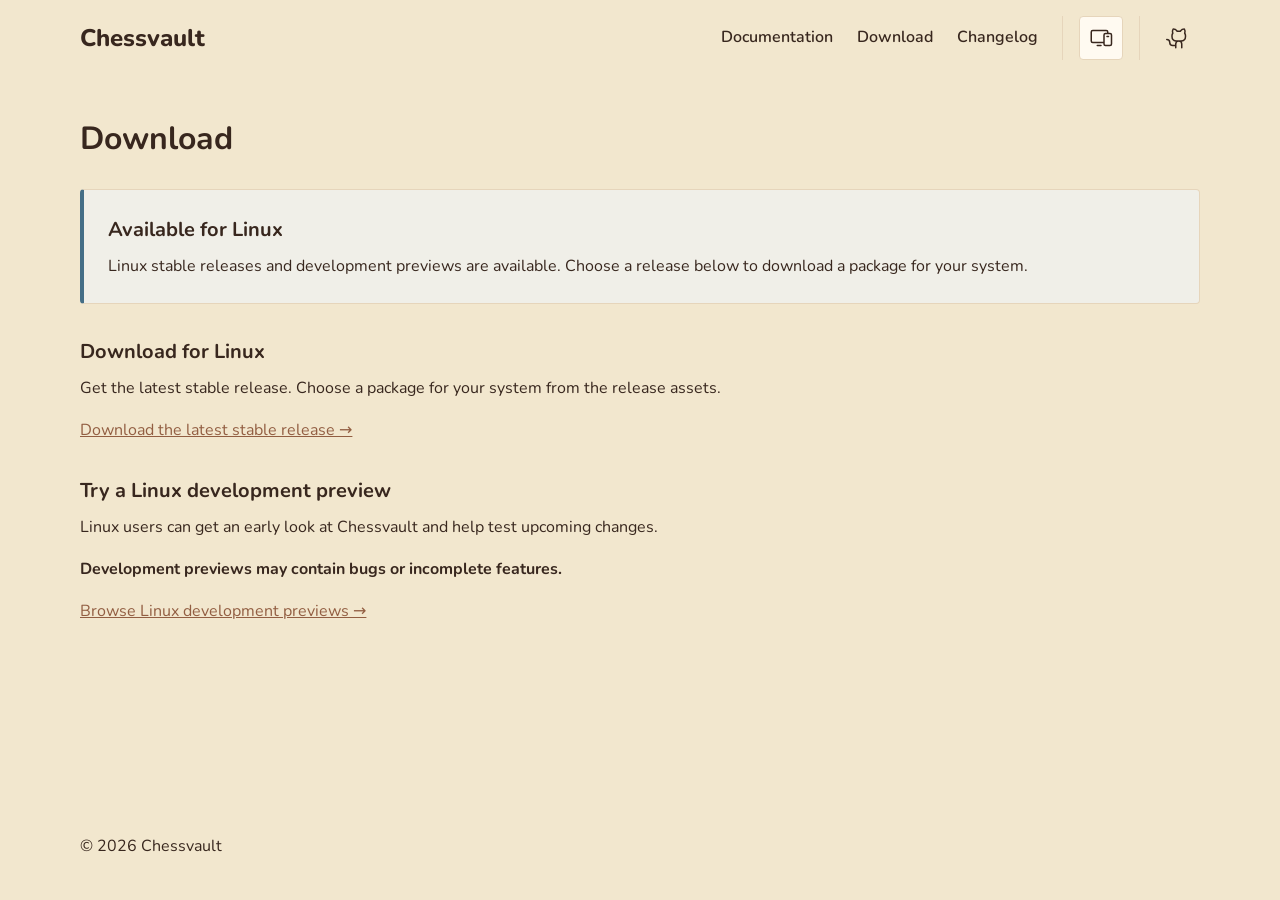
<file: download/index.html>
<!DOCTYPE html><html lang="en"><head><meta charset="utf-8"><link rel="icon" type="image/svg+xml" href="/favicon.svg"><link rel="icon" href="/favicon.ico"><meta name="viewport" content="width=device-width"><meta name="generator" content="Astro v7.4.0"><title>Download — Chessvault</title><script>
      (() => {
        const media = window.matchMedia("(prefers-color-scheme: dark)");
        let preference = "system";
        try {
          const saved = localStorage.getItem("chessvault-theme");
          if (["light", "dark", "system"].includes(saved)) preference = saved;
        } catch {
          // Theme switching still works when storage is unavailable.
        }

        const apply = () => {
          document.documentElement.dataset.theme =
            preference === "system" ? (media.matches ? "dark" : "light") : preference;
          document.documentElement.dataset.themePreference = preference;
        };

        apply();
        media.addEventListener("change", apply);
        document.addEventListener("theme-change", (event) => {
          if (!["light", "dark", "system"].includes(event.detail)) return;
          preference = event.detail;
          try {
            localStorage.setItem("chessvault-theme", preference);
          } catch {
            // Keep the preference for this page even if it cannot be saved.
          }
          apply();
        });
      })();
    </script><link rel="stylesheet" href="/_astro/Layout.Dpc6YVGi.css"><style>.callout[data-astro-cid-q2ml7llr]{--callout-color:var(--color-info);border:1px solid var(--color-border);border-inline-start:4px solid var(--callout-color);background:var(--color-surface-elevated);background:color-mix(in srgb, var(--callout-color) 8%, var(--color-surface-elevated));border-radius:.25rem;margin-block:1.5rem;padding:1.5rem}.success[data-astro-cid-q2ml7llr]{--callout-color:var(--color-success)}.warning[data-astro-cid-q2ml7llr]{--callout-color:var(--color-warning)}.danger[data-astro-cid-q2ml7llr]{--callout-color:var(--color-danger)}h2[data-astro-cid-q2ml7llr]{margin:0 0 .5rem;font-size:1.25rem}.callout[data-astro-cid-q2ml7llr] p{margin:0}.callout[data-astro-cid-q2ml7llr] p+p{margin-top:1rem}.stable-release[data-astro-cid-5oqtr3h2],.development-previews[data-astro-cid-5oqtr3h2]{margin-block:2rem}.stable-release[data-astro-cid-5oqtr3h2] p[data-astro-cid-5oqtr3h2]+p[data-astro-cid-5oqtr3h2],.development-previews[data-astro-cid-5oqtr3h2] p[data-astro-cid-5oqtr3h2]+p[data-astro-cid-5oqtr3h2]{margin-top:1rem}h2[data-astro-cid-5oqtr3h2]{margin:0 0 .5rem;font-size:1.25rem}p[data-astro-cid-5oqtr3h2]{margin:0}
</style></head><body><header data-astro-cid-nen7h5rs><nav aria-label="Main navigation" data-astro-cid-nen7h5rs><a class="brand" href="/" data-astro-cid-nen7h5rs>Chessvault</a><div class="header-actions" data-astro-cid-nen7h5rs><a class="nav-button" href="/docs/" data-astro-cid-nen7h5rs>Documentation</a><a class="nav-button" href="/download/" data-astro-cid-nen7h5rs>Download</a><a class="nav-button" href="/changelog/" data-astro-cid-nen7h5rs>Changelog</a><div role="separator" aria-orientation="vertical" class="separator vertical" data-astro-cid-xk2ga6w5></div><button id="theme-preference" type="button" aria-label="Theme: system. Switch to light theme" data-astro-cid-nen7h5rs><span class="theme-icon light" aria-hidden="true" data-astro-cid-nen7h5rs><svg xmlns="http://www.w3.org/2000/svg" viewBox="0 0 256 256" fill="currentColor"><path d="M120,40V16a8,8,0,0,1,16,0V40a8,8,0,0,1-16,0Zm72,88a64,64,0,1,1-64-64A64.07,64.07,0,0,1,192,128Zm-16,0a48,48,0,1,0-48,48A48.05,48.05,0,0,0,176,128ZM58.34,69.66A8,8,0,0,0,69.66,58.34l-16-16A8,8,0,0,0,42.34,53.66Zm0,116.68-16,16a8,8,0,0,0,11.32,11.32l16-16a8,8,0,0,0-11.32-11.32ZM192,72a8,8,0,0,0,5.66-2.34l16-16a8,8,0,0,0-11.32-11.32l-16,16A8,8,0,0,0,192,72Zm5.66,114.34a8,8,0,0,0-11.32,11.32l16,16a8,8,0,0,0,11.32-11.32ZM48,128a8,8,0,0,0-8-8H16a8,8,0,0,0,0,16H40A8,8,0,0,0,48,128Zm80,80a8,8,0,0,0-8,8v24a8,8,0,0,0,16,0V216A8,8,0,0,0,128,208Zm112-88H216a8,8,0,0,0,0,16h24a8,8,0,0,0,0-16Z"/></svg></span><span class="theme-icon dark" aria-hidden="true" data-astro-cid-nen7h5rs><svg xmlns="http://www.w3.org/2000/svg" viewBox="0 0 256 256" fill="currentColor"><path d="M233.54,142.23a8,8,0,0,0-8-2,88.08,88.08,0,0,1-109.8-109.8,8,8,0,0,0-10-10,104.84,104.84,0,0,0-52.91,37A104,104,0,0,0,136,224a103.09,103.09,0,0,0,62.52-20.88,104.84,104.84,0,0,0,37-52.91A8,8,0,0,0,233.54,142.23ZM188.9,190.34A88,88,0,0,1,65.66,67.11a89,89,0,0,1,31.4-26A106,106,0,0,0,96,56,104.11,104.11,0,0,0,200,160a106,106,0,0,0,14.92-1.06A89,89,0,0,1,188.9,190.34Z"/></svg></span><span class="theme-icon system" aria-hidden="true" data-astro-cid-nen7h5rs><svg xmlns="http://www.w3.org/2000/svg" viewBox="0 0 256 256" fill="currentColor"><path d="M224,72H208V64a24,24,0,0,0-24-24H40A24,24,0,0,0,16,64v96a24,24,0,0,0,24,24H152v8a24,24,0,0,0,24,24h48a24,24,0,0,0,24-24V96A24,24,0,0,0,224,72ZM40,168a8,8,0,0,1-8-8V64a8,8,0,0,1,8-8H184a8,8,0,0,1,8,8v8H176a24,24,0,0,0-24,24v72Zm192,24a8,8,0,0,1-8,8H176a8,8,0,0,1-8-8V96a8,8,0,0,1,8-8h48a8,8,0,0,1,8,8Zm-96,16a8,8,0,0,1-8,8H88a8,8,0,0,1,0-16h40A8,8,0,0,1,136,208Zm80-96a8,8,0,0,1-8,8H192a8,8,0,0,1,0-16h16A8,8,0,0,1,216,112Z"/></svg></span></button><div role="separator" aria-orientation="vertical" class="separator vertical" data-astro-cid-xk2ga6w5></div><a class="github-link" href="https://github.com/chessvaultdotapp" aria-label="GitHub" title="GitHub" data-astro-cid-nen7h5rs><span aria-hidden="true" data-astro-cid-nen7h5rs><svg xmlns="http://www.w3.org/2000/svg" viewBox="0 0 256 256" fill="currentColor"><path d="M208.31,75.68A59.78,59.78,0,0,0,202.93,28,8,8,0,0,0,196,24a59.75,59.75,0,0,0-48,24H124A59.75,59.75,0,0,0,76,24a8,8,0,0,0-6.93,4,59.78,59.78,0,0,0-5.38,47.68A58.14,58.14,0,0,0,56,104v8a56.06,56.06,0,0,0,48.44,55.47A39.8,39.8,0,0,0,96,192v8H72a24,24,0,0,1-24-24A40,40,0,0,0,8,136a8,8,0,0,0,0,16,24,24,0,0,1,24,24,40,40,0,0,0,40,40H96v16a8,8,0,0,0,16,0V192a24,24,0,0,1,48,0v40a8,8,0,0,0,16,0V192a39.8,39.8,0,0,0-8.44-24.53A56.06,56.06,0,0,0,216,112v-8A58.14,58.14,0,0,0,208.31,75.68ZM200,112a40,40,0,0,1-40,40H112a40,40,0,0,1-40-40v-8a41.74,41.74,0,0,1,6.9-22.48A8,8,0,0,0,80,73.83a43.81,43.81,0,0,1,.79-33.58,43.88,43.88,0,0,1,32.32,20.06A8,8,0,0,0,119.82,64h32.35a8,8,0,0,0,6.74-3.69,43.87,43.87,0,0,1,32.32-20.06A43.81,43.81,0,0,1,192,73.83a8.09,8.09,0,0,0,1,7.65A41.72,41.72,0,0,1,200,104Z"/></svg></span></a></div></nav></header><script type="module">var e=document.querySelector(`header`),t=()=>e?.classList.toggle(`scrolled`,window.scrollY>0);t(),window.addEventListener(`scroll`,t,{passive:!0}),e&&new ResizeObserver(()=>{document.documentElement.style.setProperty(`--header-height`,`${e.getBoundingClientRect().height}px`)}).observe(e);var n=document.querySelector(`#theme-preference`),r=[`light`,`dark`,`system`];if(n){let e=()=>{let e=document.documentElement.dataset.themePreference??`system`,t=`Theme: ${e}. Switch to ${r[(r.indexOf(e)+1)%r.length]} theme`;n.setAttribute(`aria-label`,t),n.title=t};e(),n.addEventListener(`click`,()=>{let t=document.documentElement.dataset.themePreference??`system`,n=r[(r.indexOf(t)+1)%r.length];document.dispatchEvent(new CustomEvent(`theme-change`,{detail:n})),e()})}</script><main><h1 data-astro-cid-5oqtr3h2>Download</h1><aside class="callout info" aria-labelledby="platform-notice-title" data-astro-cid-q2ml7llr><h2 id="platform-notice-title" data-astro-cid-q2ml7llr>Platform availability</h2><p id="platform-notice-message" data-astro-cid-5oqtr3h2>Stable releases and development previews are available for Linux only. Windows and macOS support is planned. Mobile releases are not currently being considered.</p></aside><section class="stable-release" aria-labelledby="stable-release-title" data-astro-cid-5oqtr3h2><h2 id="stable-release-title" data-astro-cid-5oqtr3h2>Download for Linux</h2><p data-astro-cid-5oqtr3h2>Get the latest stable release. Choose a package for your system from the release assets.</p><p data-astro-cid-5oqtr3h2><a href="https://github.com/chessvaultdotapp/chessvault/releases/latest" data-astro-cid-5oqtr3h2>Download the latest stable release &rarr;</a></p></section><section class="development-previews" aria-labelledby="development-previews-title" data-astro-cid-5oqtr3h2><h2 id="development-previews-title" data-astro-cid-5oqtr3h2>Try a Linux development preview</h2><p data-astro-cid-5oqtr3h2>Linux users can get an early look at Chessvault and help test upcoming changes.</p><p data-astro-cid-5oqtr3h2><strong data-astro-cid-5oqtr3h2>Development previews may contain bugs or incomplete features.</strong></p><p data-astro-cid-5oqtr3h2><a href="https://github.com/chessvaultdotapp/chessvault/releases?q=prerelease%3Atrue" data-astro-cid-5oqtr3h2>Browse Linux development previews &rarr;</a></p></section></main><footer data-astro-cid-jo6i4kqk><p data-astro-cid-jo6i4kqk>&copy; 2026 Chessvault</p></footer></body></html><script type="module">var e=navigator,t=e.userAgentData?.platform??``,n=navigator.userAgent,r=e.userAgentData?.mobile===!0||/Android|iPhone|iPad|iPod|Mobile/i.test(`${t} ${n}`)||/Mac/i.test(t||navigator.platform)&&navigator.maxTouchPoints>1,i=document.querySelector(`#platform-notice-title`),a=document.querySelector(`#platform-notice-message`),o=document.querySelector(`.stable-release`),s=document.querySelector(`.development-previews`),c=!r&&/Linux/i.test(t||n);o&&(o.hidden=!c),s&&(s.hidden=!c),i&&a&&(r?(i.textContent=`Mobile platforms are not supported`,a.textContent=`Releases for mobile platforms are not currently being considered. Stable releases and development previews are available for Linux desktop only.`):/Windows|Win32|Win64/i.test(t||n)?(i.textContent=`Windows support is planned`,a.textContent=`Windows is not yet supported, but adding support is planned. Stable releases and development previews are available for Linux only.`):/macOS|Mac/i.test(t||n)?(i.textContent=`macOS support is planned`,a.textContent=`macOS is not yet supported, but adding support is planned. Stable releases and development previews are available for Linux only.`):/Linux/i.test(t||n)&&(i.textContent=`Available for Linux`,a.textContent=`Linux stable releases and development previews are available. Choose a release below to download a package for your system.`));</script>
</file>
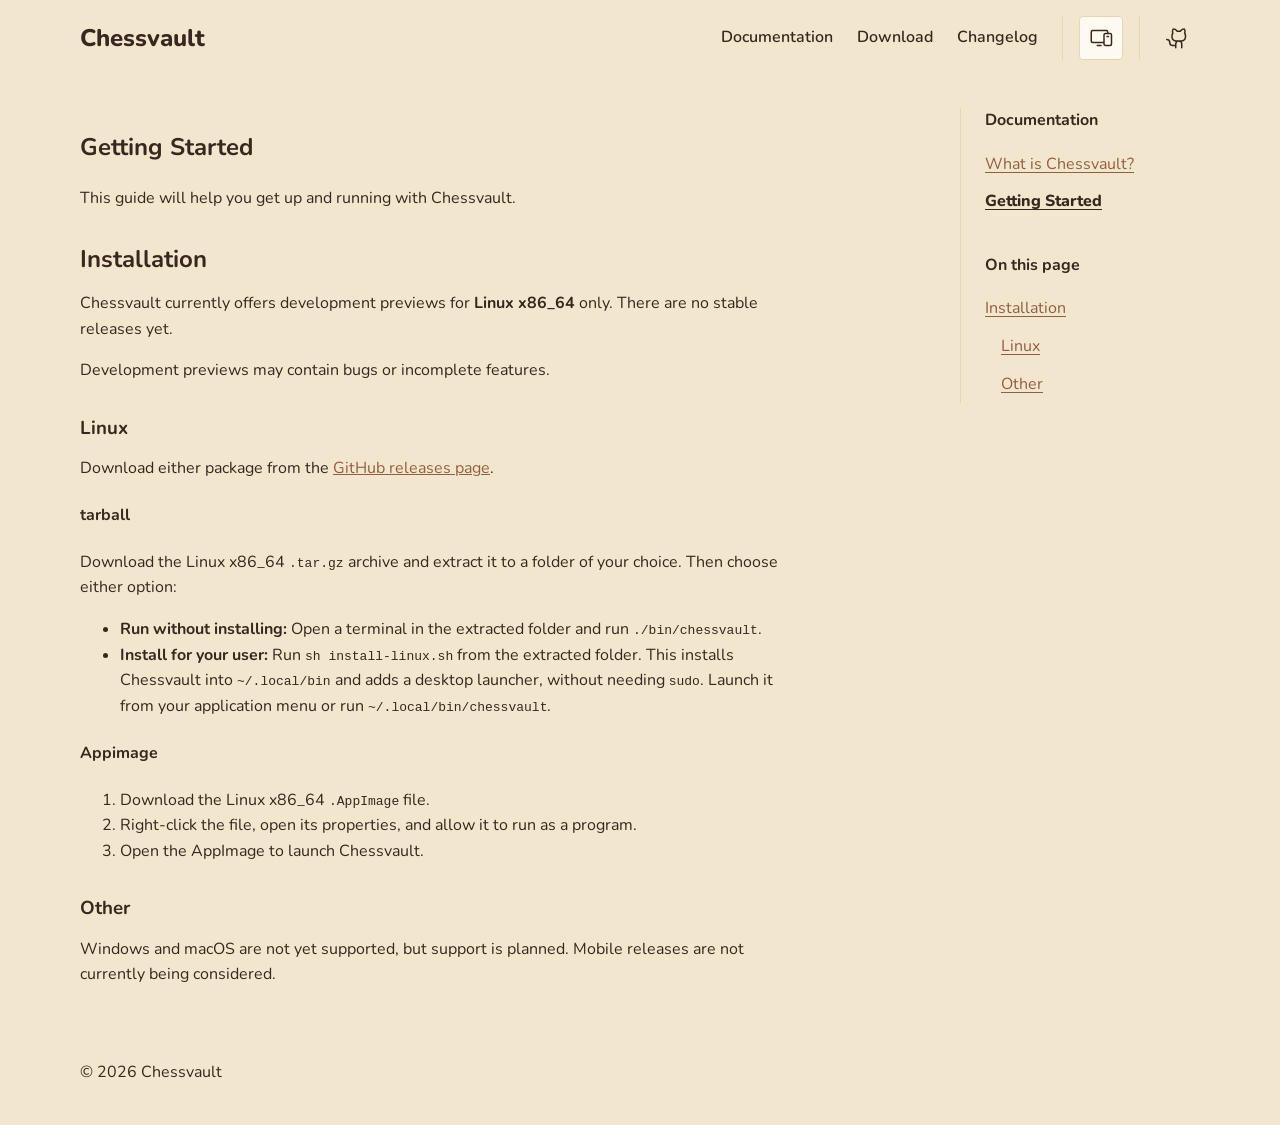
<file: docs/getting-started/index.html>
<!DOCTYPE html><html lang="en"><head><meta charset="utf-8"><link rel="icon" type="image/svg+xml" href="/favicon.svg"><link rel="icon" href="/favicon.ico"><meta name="viewport" content="width=device-width"><meta name="generator" content="Astro v7.4.0"><title>Getting Started — Chessvault</title><script>
      (() => {
        const media = window.matchMedia("(prefers-color-scheme: dark)");
        let preference = "system";
        try {
          const saved = localStorage.getItem("chessvault-theme");
          if (["light", "dark", "system"].includes(saved)) preference = saved;
        } catch {
          // Theme switching still works when storage is unavailable.
        }

        const apply = () => {
          document.documentElement.dataset.theme =
            preference === "system" ? (media.matches ? "dark" : "light") : preference;
          document.documentElement.dataset.themePreference = preference;
        };

        apply();
        media.addEventListener("change", apply);
        document.addEventListener("theme-change", (event) => {
          if (!["light", "dark", "system"].includes(event.detail)) return;
          preference = event.detail;
          try {
            localStorage.setItem("chessvault-theme", preference);
          } catch {
            // Keep the preference for this page even if it cannot be saved.
          }
          apply();
        });
      })();
    </script><link rel="stylesheet" href="/_astro/Layout.Dpc6YVGi.css"><style>.documentation-layout[data-astro-cid-augzp5zg]{grid-template-columns:minmax(0,1fr) 15rem;align-items:start;gap:3rem;display:grid}.sidebar[data-astro-cid-augzp5zg]{top:calc(var(--header-height,10rem) + 2rem);max-height:calc(100svh - var(--header-height,10rem) - 3rem);overflow-wrap:anywhere;border-inline-start:1px solid var(--color-border);margin-block:1rem 2rem;padding-inline-start:1.5rem;position:sticky;overflow-y:auto}.sidebar[data-astro-cid-augzp5zg] nav[data-astro-cid-augzp5zg]+nav[data-astro-cid-augzp5zg]{margin-top:2rem}.sidebar[data-astro-cid-augzp5zg] h2[data-astro-cid-augzp5zg]{margin:0 0 .75rem;font-size:1rem}.sidebar[data-astro-cid-augzp5zg] ul[data-astro-cid-augzp5zg]{margin:0;padding:0;list-style:none}.sidebar[data-astro-cid-augzp5zg] a[data-astro-cid-augzp5zg]{text-underline-offset:.2em;padding-block:.375rem;display:block}.sidebar[data-astro-cid-augzp5zg] a[data-astro-cid-augzp5zg][aria-current=page]{color:var(--color-text);font-weight:800}.nested[data-astro-cid-augzp5zg]{padding-inline-start:1rem}@media (width<=50rem){.documentation-layout[data-astro-cid-augzp5zg]{grid-template-columns:minmax(0,1fr);gap:0}.sidebar[data-astro-cid-augzp5zg]{grid-row:1;max-height:none;position:static}}.documentation[data-astro-cid-augzp5zg]{overflow-wrap:anywhere;max-width:72ch;padding-block:1rem 2rem}.documentation[data-astro-cid-augzp5zg] h2,.documentation[data-astro-cid-augzp5zg] h3{margin-block:2rem .75rem;line-height:1.3}.documentation[data-astro-cid-augzp5zg] img{max-width:100%;height:auto}.documentation[data-astro-cid-augzp5zg] pre{border:1px solid var(--color-border);border-radius:.25rem;padding:1rem;overflow-x:auto}.documentation[data-astro-cid-augzp5zg] blockquote{border-inline-start:3px solid var(--color-accent);margin-inline:0;padding-inline-start:1rem}
</style></head><body><header data-astro-cid-nen7h5rs><nav aria-label="Main navigation" data-astro-cid-nen7h5rs><a class="brand" href="/" data-astro-cid-nen7h5rs>Chessvault</a><div class="header-actions" data-astro-cid-nen7h5rs><a class="nav-button" href="/docs/" data-astro-cid-nen7h5rs>Documentation</a><a class="nav-button" href="/download/" data-astro-cid-nen7h5rs>Download</a><a class="nav-button" href="/changelog/" data-astro-cid-nen7h5rs>Changelog</a><div role="separator" aria-orientation="vertical" class="separator vertical" data-astro-cid-xk2ga6w5></div><button id="theme-preference" type="button" aria-label="Theme: system. Switch to light theme" data-astro-cid-nen7h5rs><span class="theme-icon light" aria-hidden="true" data-astro-cid-nen7h5rs><svg xmlns="http://www.w3.org/2000/svg" viewBox="0 0 256 256" fill="currentColor"><path d="M120,40V16a8,8,0,0,1,16,0V40a8,8,0,0,1-16,0Zm72,88a64,64,0,1,1-64-64A64.07,64.07,0,0,1,192,128Zm-16,0a48,48,0,1,0-48,48A48.05,48.05,0,0,0,176,128ZM58.34,69.66A8,8,0,0,0,69.66,58.34l-16-16A8,8,0,0,0,42.34,53.66Zm0,116.68-16,16a8,8,0,0,0,11.32,11.32l16-16a8,8,0,0,0-11.32-11.32ZM192,72a8,8,0,0,0,5.66-2.34l16-16a8,8,0,0,0-11.32-11.32l-16,16A8,8,0,0,0,192,72Zm5.66,114.34a8,8,0,0,0-11.32,11.32l16,16a8,8,0,0,0,11.32-11.32ZM48,128a8,8,0,0,0-8-8H16a8,8,0,0,0,0,16H40A8,8,0,0,0,48,128Zm80,80a8,8,0,0,0-8,8v24a8,8,0,0,0,16,0V216A8,8,0,0,0,128,208Zm112-88H216a8,8,0,0,0,0,16h24a8,8,0,0,0,0-16Z"/></svg></span><span class="theme-icon dark" aria-hidden="true" data-astro-cid-nen7h5rs><svg xmlns="http://www.w3.org/2000/svg" viewBox="0 0 256 256" fill="currentColor"><path d="M233.54,142.23a8,8,0,0,0-8-2,88.08,88.08,0,0,1-109.8-109.8,8,8,0,0,0-10-10,104.84,104.84,0,0,0-52.91,37A104,104,0,0,0,136,224a103.09,103.09,0,0,0,62.52-20.88,104.84,104.84,0,0,0,37-52.91A8,8,0,0,0,233.54,142.23ZM188.9,190.34A88,88,0,0,1,65.66,67.11a89,89,0,0,1,31.4-26A106,106,0,0,0,96,56,104.11,104.11,0,0,0,200,160a106,106,0,0,0,14.92-1.06A89,89,0,0,1,188.9,190.34Z"/></svg></span><span class="theme-icon system" aria-hidden="true" data-astro-cid-nen7h5rs><svg xmlns="http://www.w3.org/2000/svg" viewBox="0 0 256 256" fill="currentColor"><path d="M224,72H208V64a24,24,0,0,0-24-24H40A24,24,0,0,0,16,64v96a24,24,0,0,0,24,24H152v8a24,24,0,0,0,24,24h48a24,24,0,0,0,24-24V96A24,24,0,0,0,224,72ZM40,168a8,8,0,0,1-8-8V64a8,8,0,0,1,8-8H184a8,8,0,0,1,8,8v8H176a24,24,0,0,0-24,24v72Zm192,24a8,8,0,0,1-8,8H176a8,8,0,0,1-8-8V96a8,8,0,0,1,8-8h48a8,8,0,0,1,8,8Zm-96,16a8,8,0,0,1-8,8H88a8,8,0,0,1,0-16h40A8,8,0,0,1,136,208Zm80-96a8,8,0,0,1-8,8H192a8,8,0,0,1,0-16h16A8,8,0,0,1,216,112Z"/></svg></span></button><div role="separator" aria-orientation="vertical" class="separator vertical" data-astro-cid-xk2ga6w5></div><a class="github-link" href="https://github.com/chessvaultdotapp" aria-label="GitHub" title="GitHub" data-astro-cid-nen7h5rs><span aria-hidden="true" data-astro-cid-nen7h5rs><svg xmlns="http://www.w3.org/2000/svg" viewBox="0 0 256 256" fill="currentColor"><path d="M208.31,75.68A59.78,59.78,0,0,0,202.93,28,8,8,0,0,0,196,24a59.75,59.75,0,0,0-48,24H124A59.75,59.75,0,0,0,76,24a8,8,0,0,0-6.93,4,59.78,59.78,0,0,0-5.38,47.68A58.14,58.14,0,0,0,56,104v8a56.06,56.06,0,0,0,48.44,55.47A39.8,39.8,0,0,0,96,192v8H72a24,24,0,0,1-24-24A40,40,0,0,0,8,136a8,8,0,0,0,0,16,24,24,0,0,1,24,24,40,40,0,0,0,40,40H96v16a8,8,0,0,0,16,0V192a24,24,0,0,1,48,0v40a8,8,0,0,0,16,0V192a39.8,39.8,0,0,0-8.44-24.53A56.06,56.06,0,0,0,216,112v-8A58.14,58.14,0,0,0,208.31,75.68ZM200,112a40,40,0,0,1-40,40H112a40,40,0,0,1-40-40v-8a41.74,41.74,0,0,1,6.9-22.48A8,8,0,0,0,80,73.83a43.81,43.81,0,0,1,.79-33.58,43.88,43.88,0,0,1,32.32,20.06A8,8,0,0,0,119.82,64h32.35a8,8,0,0,0,6.74-3.69,43.87,43.87,0,0,1,32.32-20.06A43.81,43.81,0,0,1,192,73.83a8.09,8.09,0,0,0,1,7.65A41.72,41.72,0,0,1,200,104Z"/></svg></span></a></div></nav></header><script type="module">var e=document.querySelector(`header`),t=()=>e?.classList.toggle(`scrolled`,window.scrollY>0);t(),window.addEventListener(`scroll`,t,{passive:!0}),e&&new ResizeObserver(()=>{document.documentElement.style.setProperty(`--header-height`,`${e.getBoundingClientRect().height}px`)}).observe(e);var n=document.querySelector(`#theme-preference`),r=[`light`,`dark`,`system`];if(n){let e=()=>{let e=document.documentElement.dataset.themePreference??`system`,t=`Theme: ${e}. Switch to ${r[(r.indexOf(e)+1)%r.length]} theme`;n.setAttribute(`aria-label`,t),n.title=t};e(),n.addEventListener(`click`,()=>{let t=document.documentElement.dataset.themePreference??`system`,n=r[(r.indexOf(t)+1)%r.length];document.dispatchEvent(new CustomEvent(`theme-change`,{detail:n})),e()})}</script><main><div class="documentation-layout" data-astro-cid-augzp5zg><article class="documentation" data-astro-cid-augzp5zg><h1 data-astro-cid-augzp5zg>Getting Started</h1><p>This guide will help you get up and running with Chessvault.</p>
<h2 id="installation">Installation</h2>
<p>Chessvault currently offers development previews for <strong>Linux x86_64</strong> only. There are no stable releases yet.</p>
<p>Development previews may contain bugs or incomplete features.</p>
<h3 id="linux">Linux</h3>
<p>Download either package from the <a href="https://github.com/chessvaultdotapp/chessvault/releases">GitHub releases page</a>.</p>
<h4 id="tarball">tarball</h4>
<p>Download the Linux x86_64 <code>.tar.gz</code> archive and extract it to a folder of your choice. Then choose either option:</p>
<ul>
<li><strong>Run without installing:</strong> Open a terminal in the extracted folder and run <code>./bin/chessvault</code>.</li>
<li><strong>Install for your user:</strong> Run <code>sh install-linux.sh</code> from the extracted folder. This installs Chessvault
into <code>~/.local/bin</code> and adds a desktop launcher, without needing <code>sudo</code>. Launch it from your application
menu or run <code>~/.local/bin/chessvault</code>.</li>
</ul>
<h4 id="appimage">Appimage</h4>
<ol>
<li>Download the Linux x86_64 <code>.AppImage</code> file.</li>
<li>Right-click the file, open its properties, and allow it to run as a program.</li>
<li>Open the AppImage to launch Chessvault.</li>
</ol>
<h3 id="other">Other</h3>
<p>Windows and macOS are not yet supported, but support is planned.
Mobile releases are not currently being considered.</p></article><aside class="sidebar" aria-label="Documentation navigation" data-astro-cid-augzp5zg><nav aria-labelledby="docs-navigation-title" data-astro-cid-augzp5zg><h2 id="docs-navigation-title" data-astro-cid-augzp5zg>Documentation</h2><ul data-astro-cid-augzp5zg><li data-astro-cid-augzp5zg><a href="/docs/" data-astro-cid-augzp5zg>What is Chessvault?</a></li><li data-astro-cid-augzp5zg><a href="/docs/getting-started/" aria-current="page" data-astro-cid-augzp5zg>Getting Started</a></li></ul></nav><nav aria-labelledby="page-navigation-title" data-astro-cid-augzp5zg><h2 id="page-navigation-title" data-astro-cid-augzp5zg>On this page</h2><ul data-astro-cid-augzp5zg><li data-astro-cid-augzp5zg><a href="#installation" data-astro-cid-augzp5zg>Installation</a></li><li class="nested" data-astro-cid-augzp5zg><a href="#linux" data-astro-cid-augzp5zg>Linux</a></li><li class="nested" data-astro-cid-augzp5zg><a href="#other" data-astro-cid-augzp5zg>Other</a></li></ul></nav></aside></div></main><footer data-astro-cid-jo6i4kqk><p data-astro-cid-jo6i4kqk>&copy; 2026 Chessvault</p></footer></body></html>
</file>
<file: _astro/Layout.Dpc6YVGi.css>
@font-face{font-family:Nunito Variable;font-style:normal;font-display:swap;font-weight:200 1000;src:url(/_astro/nunito-cyrillic-ext-wght-normal.D4X5GqEv.woff2)format("woff2-variations");unicode-range:U+460-52F,U+1C80-1C8A,U+20B4,U+2DE0-2DFF,U+A640-A69F,U+FE2E-FE2F}@font-face{font-family:Nunito Variable;font-style:normal;font-display:swap;font-weight:200 1000;src:url(/_astro/nunito-cyrillic-wght-normal.CY6AOgYE.woff2)format("woff2-variations");unicode-range:U+301,U+400-45F,U+490-491,U+4B0-4B1,U+2116}@font-face{font-family:Nunito Variable;font-style:normal;font-display:swap;font-weight:200 1000;src:url(/_astro/nunito-vietnamese-wght-normal.U01xdrZh.woff2)format("woff2-variations");unicode-range:U+102-103,U+110-111,U+128-129,U+168-169,U+1A0-1A1,U+1AF-1B0,U+300-301,U+303-304,U+308-309,U+323,U+329,U+1EA0-1EF9,U+20AB}@font-face{font-family:Nunito Variable;font-style:normal;font-display:swap;font-weight:200 1000;src:url(/_astro/nunito-latin-ext-wght-normal.CXYtwYOx.woff2)format("woff2-variations");unicode-range:U+100-2BA,U+2BD-2C5,U+2C7-2CC,U+2CE-2D7,U+2DD-2FF,U+304,U+308,U+329,U+1D00-1DBF,U+1E00-1E9F,U+1EF2-1EFF,U+2020,U+20A0-20AB,U+20AD-20C0,U+2113,U+2C60-2C7F,U+A720-A7FF}@font-face{font-family:Nunito Variable;font-style:normal;font-display:swap;font-weight:200 1000;src:url(/_astro/nunito-latin-wght-normal.BzFMHfZw.woff2)format("woff2-variations");unicode-range:U+??,U+131,U+152-153,U+2BB-2BC,U+2C6,U+2DA,U+2DC,U+304,U+308,U+329,U+2000-206F,U+20AC,U+2122,U+2191,U+2193,U+2212,U+2215,U+FEFF,U+FFFD}:root{--cream-50:#fffaf1;--cream-100:#f9f2e5;--cream-200:#f2e7ce;--cream-300:#e6d5bb;--brown-300:#d4a483;--brown-500:#925e42;--brown-600:#6e4b39;--brown-700:#584034;--brown-800:#493328;--brown-900:#38271e;--green-300:#8fbc92;--green-700:#467855;--blue-300:#8fb7cf;--blue-700:#456e86;--amber-300:#e0b66e;--amber-700:#946515;--red-300:#e39a90;--red-700:#a3453e;color-scheme:light;--color-background:var(--cream-200);--color-surface:var(--cream-100);--color-surface-elevated:var(--cream-50);--color-text:var(--brown-900);--color-text-muted:var(--brown-700);--color-accent:var(--brown-500);--color-accent-hover:var(--brown-600);--color-border:var(--cream-300);--color-border-strong:var(--brown-300);--color-primary-button:var(--brown-500);--color-primary-button-hover:var(--brown-600);--color-primary-button-text:var(--cream-50);--color-success:var(--green-700);--color-info:var(--blue-700);--color-warning:var(--amber-700);--color-danger:var(--red-700);--color-focus:var(--blue-700);color:var(--color-text);background:var(--color-background);font-family:Nunito Variable,system-ui,sans-serif}:root[data-theme=dark]{color-scheme:dark;--color-background:var(--brown-900);--color-surface:var(--brown-800);--color-surface-elevated:var(--brown-700);--color-text:var(--cream-200);--color-text-muted:var(--cream-300);--color-accent:var(--brown-300);--color-accent-hover:var(--cream-300);--color-border:var(--brown-600);--color-border-strong:var(--brown-500);--color-primary-button:var(--brown-300);--color-primary-button-hover:var(--cream-300);--color-primary-button-text:var(--brown-900);--color-success:var(--green-300);--color-info:var(--blue-300);--color-warning:var(--amber-300);--color-danger:var(--red-300);--color-focus:var(--blue-300)}*{box-sizing:border-box}html{scroll-padding-top:calc(var(--header-height,10rem) + 1rem)}body{flex-direction:column;min-height:100svh;margin:0;padding:1rem;line-height:1.6;display:flex}main{flex:1;width:100%;max-width:70rem;margin-inline:auto}a{color:var(--color-accent)}button{font:inherit;color:var(--color-text);background:var(--color-surface-elevated);border:1px solid var(--color-border)}:focus-visible{outline:2px solid var(--color-focus);outline-offset:4px}::selection{color:var(--color-background);background:var(--color-text)}.separator[data-astro-cid-xk2ga6w5]{flex-shrink:0}.horizontal[data-astro-cid-xk2ga6w5]{border-top:1px solid var(--color-border);width:100%;margin-block:1.5rem}.vertical[data-astro-cid-xk2ga6w5]{border-left:1px solid var(--color-border);align-self:stretch;width:0;min-height:1.5rem;margin-inline:.5rem}header[data-astro-cid-nen7h5rs]{z-index:10;background:var(--color-background);flex-shrink:0;width:calc(100% + 2rem);margin:-1rem -1rem 1rem;padding:1rem;transition:background-color .18s,box-shadow .18s;position:sticky;top:0;box-shadow:0 4px 12px #0000}header[data-astro-cid-nen7h5rs].scrolled{background:var(--color-surface-elevated);box-shadow:0 4px 12px color-mix(in srgb, var(--color-text) 12%, transparent)}@media (prefers-reduced-motion:reduce){header[data-astro-cid-nen7h5rs]{transition:none}}nav[data-astro-cid-nen7h5rs]{flex-wrap:wrap;justify-content:space-between;align-items:center;gap:1rem 2rem;max-width:70rem;margin-inline:auto;display:flex}.brand[data-astro-cid-nen7h5rs]{color:var(--color-text);font-size:1.5rem;font-weight:800;text-decoration:none}.header-actions[data-astro-cid-nen7h5rs]{flex-wrap:wrap;justify-content:flex-end;align-items:center;gap:.5rem;display:flex}.nav-button[data-astro-cid-nen7h5rs]{color:var(--color-text);align-items:center;min-height:2.75rem;padding-inline:.5rem;font-weight:600;text-decoration:none;display:inline-flex}.nav-button[data-astro-cid-nen7h5rs]:hover{text-underline-offset:.2em;text-decoration:underline}@media (width<=40rem){.header-actions[data-astro-cid-nen7h5rs]{justify-content:flex-start;width:100%}.header-actions[data-astro-cid-nen7h5rs] .separator{display:none}}.github-link[data-astro-cid-nen7h5rs]{color:var(--color-text);place-items:center;width:2.75rem;height:2.75rem;display:grid}.github-link[data-astro-cid-nen7h5rs] span[data-astro-cid-nen7h5rs]{width:1.5rem;height:1.5rem;display:block}.github-link[data-astro-cid-nen7h5rs] svg{fill:currentColor;width:100%;height:100%;display:block}button[data-astro-cid-nen7h5rs]{border:1px solid var(--color-border);width:2.75rem;height:2.75rem;font:inherit;color:var(--color-text);background:var(--color-surface-elevated);cursor:pointer;border-radius:.25rem;place-items:center;padding:.5rem;display:grid}.theme-icon[data-astro-cid-nen7h5rs]{width:1.5rem;height:1.5rem;display:none}.theme-icon[data-astro-cid-nen7h5rs] svg{fill:currentColor;width:100%;height:100%;display:block}:root[data-theme-preference=light] .light[data-astro-cid-nen7h5rs],:root[data-theme-preference=dark] .dark[data-astro-cid-nen7h5rs],:root[data-theme-preference=system] .system[data-astro-cid-nen7h5rs],:root:not([data-theme-preference]) .system[data-astro-cid-nen7h5rs]{display:block}footer[data-astro-cid-jo6i4kqk]{flex-shrink:0;width:100%;max-width:70rem;margin-inline:auto;padding-block:1.5rem}p[data-astro-cid-jo6i4kqk]{margin:0}
</file>
